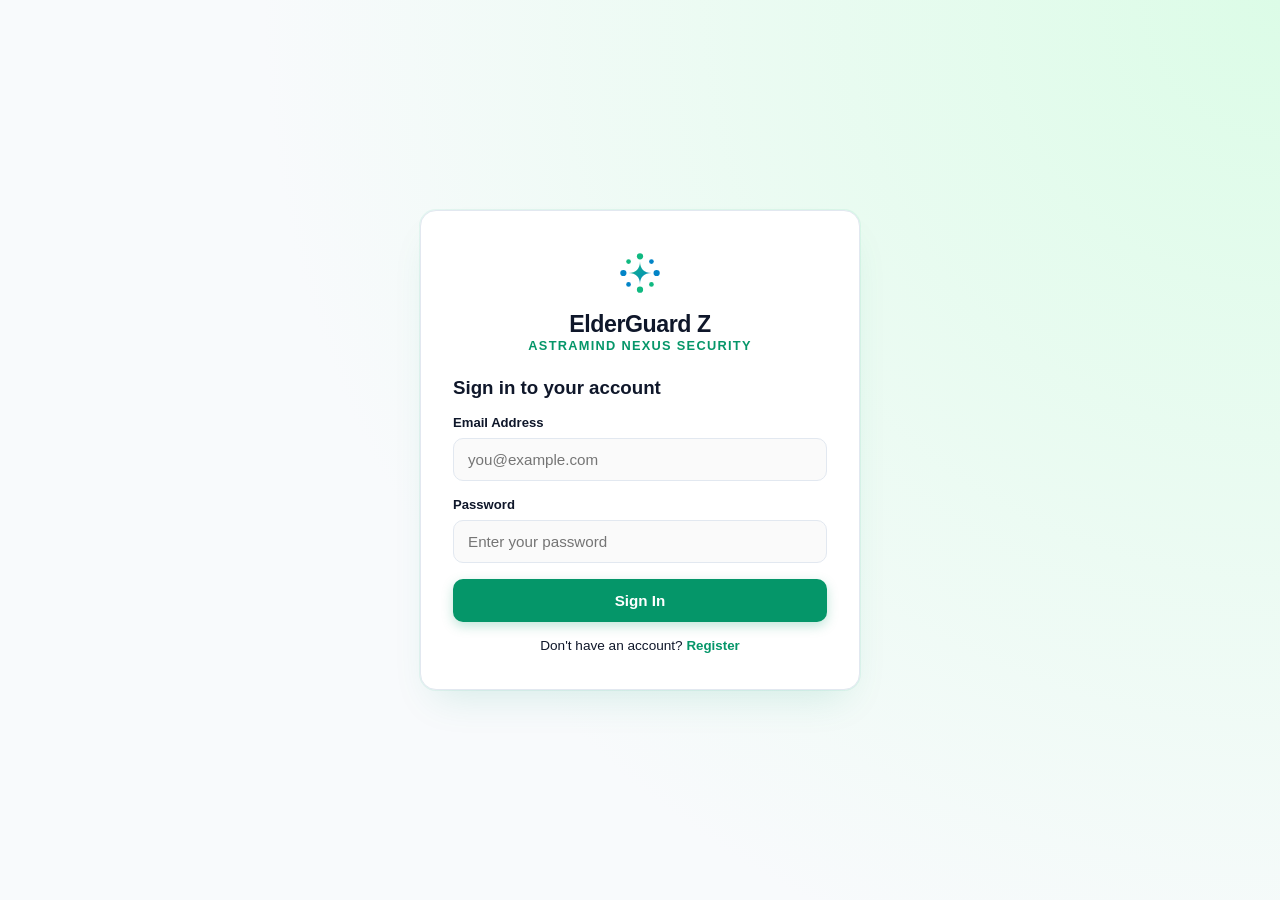
<file: frontend/index.html>
<!DOCTYPE html>
<html lang="en">
<head>
  <meta charset="UTF-8" />
  <meta name="viewport" content="width=device-width, initial-scale=1.0" />
  <title>ElderGuard Z — Banking Security Portal</title>

  <link rel="stylesheet" href="body.css">


  <style>
    :root {
      --bg-body: #f8fafc;
      --bg-sidebar: #ffffff;
      --bg-card: #ffffff;
      --border-color: #e2e8f0;
      --text-main: #0f172a;
      --text-muted: #64748b;
      --safe-green: #059669;
      --safe-green-light: #10b981;
      --safe-green-bg: #ecfdf5;
      --safe-green-border: #a7f3d0;
      --alert-red: #ef4444;
      --alert-red-bg: #fef2f2;
      --alert-yellow: #d97706;
      --alert-yellow-bg: #fffbeb;
      --accent-blue: #0284c7;
      --accent-blue-bg: #f0f9ff;
    }

    * {
      box-sizing: border-box;
      margin: 0;
      padding: 0;
      font-family: -apple-system, BlinkMacSystemFont, "Segoe UI", Roboto, Helvetica, Arial, sans-serif;
    }

    body {
      background-color: var(--bg-body);
      color: var(--text-main);
      min-height: 100vh;
      overflow-x: hidden;
    }

    /* -------------------------------------------------------------
       1. LOGIN / OTP OVERLAY
    -------------------------------------------------------------- */
    #auth-overlay {
      position: fixed;
      inset: 0;
      background: radial-gradient(circle at top right, #dcfce7, #f8fafc 65%);
      display: flex;
      align-items: center;
      justify-content: center;
      z-index: 99999;
      padding: 20px;
    }

    .auth-card {
      background: #ffffff;
      border: 1px solid var(--border-color);
      box-shadow: 0 20px 40px -15px rgba(5, 150, 105, 0.15), 0 0 0 1px rgba(16, 185, 129, 0.08);
      border-radius: 16px;
      width: 100%;
      max-width: 440px;
      padding: 36px 32px;
      text-align: center;
    }

    .auth-logo {
      width: 52px;
      height: 52px;
      margin: 0 auto 12px auto;
      display: block;
    }

    .auth-title {
      font-size: 1.45rem;
      font-weight: 800;
      color: var(--text-main);
      letter-spacing: -0.02em;
    }

    .auth-subtitle {
      font-size: 0.8rem;
      color: var(--safe-green);
      font-weight: 800;
      letter-spacing: 0.1em;
      margin-bottom: 24px;
      text-transform: uppercase;
    }

    .auth-step {
      display: none;
      text-align: left;
    }

    .auth-step.active {
      display: block;
    }

    /* Authentication visibility must not be overridden by body.css. */
    #auth-overlay .auth-step:not(.active) {
      display: none !important;
    }

    #auth-overlay .auth-step.active {
      display: block !important;
    }

    .input-label {
      display: block;
      font-size: 0.82rem;
      font-weight: 700;
      color: var(--text-main);
      margin-bottom: 8px;
    }

    .input-group {
      position: relative;
      margin-bottom: 16px;
    }

    .phone-prefix {
      position: absolute;
      left: 14px;
      top: 50%;
      transform: translateY(-50%);
      font-weight: 700;
      color: var(--text-muted);
      font-size: 0.95rem;
    }

    .styled-input {
      width: 100%;
      padding: 12px 14px 12px 52px;
      border: 1.5px solid var(--border-color);
      border-radius: 10px;
      font-size: 1.05rem;
      font-weight: 700;
      color: var(--text-main);
      background: #fafafa;
      letter-spacing: 0.05em;
      outline: none;
      transition: all 0.2s ease;
    }

    .styled-input:focus {
      border-color: var(--safe-green);
      box-shadow: 0 0 0 3px rgba(16, 185, 129, 0.15);
      background: #ffffff;
    }

    .otp-input-row {
      display: flex;
      justify-content: space-between;
      gap: 10px;
      margin-bottom: 18px;
    }

    .otp-digit {
      width: 58px;
      height: 56px;
      text-align: center;
      font-size: 1.5rem;
      font-weight: 800;
      border: 1.5px solid var(--border-color);
      border-radius: 10px;
      color: var(--text-main);
      background: #fafafa;
      outline: none;
      transition: all 0.2s ease;
    }

    .otp-digit:focus {
      border-color: var(--safe-green);
      box-shadow: 0 0 0 3px rgba(16, 185, 129, 0.15);
      background: #ffffff;
    }

    .btn-submit-auth {
      width: 100%;
      padding: 13px;
      background: var(--safe-green);
      color: #ffffff;
      border: none;
      border-radius: 10px;
      font-size: 0.95rem;
      font-weight: 700;
      cursor: pointer;
      transition: background 0.15s ease;
      box-shadow: 0 4px 12px rgba(5, 150, 105, 0.25);
    }

    .btn-submit-auth:hover {
      background: #047857;
    }

    .demo-otp-banner {
      background: var(--safe-green-bg);
      border: 1px dashed var(--safe-green-border);
      border-radius: 8px;
      padding: 10px;
      font-size: 0.8rem;
      color: #065f46;
      margin-bottom: 16px;
      text-align: center;
      line-height: 1.45;
    }

    .auth-error {
      color: var(--alert-red);
      font-size: 0.78rem;
      font-weight: 700;
      margin-top: 8px;
      display: none;
    }



    .auth-step {
      width: 100%;
    }

    .auth-step .styled-input {
      font-weight: 500;
      letter-spacing: normal;
      font-size: 0.95rem;
    }

    .auth-step .phone-prefix + .styled-input {
      padding-left: 52px !important;
    }

    .auth-step button:focus-visible {
      outline: 3px solid rgba(5, 150, 105, 0.35);
      outline-offset: 3px;
    }

    .auth-error:not(:empty) {
      display: block;
      margin-bottom: 12px;
    }

    /* -------------------------------------------------------------
       2. DASHBOARD APP LAYOUT
    -------------------------------------------------------------- */
    .app-container {
      display: none;
      min-height: 100vh;
    }

    .app-container.unlocked {
      display: flex;
    }

    /* Sidebar */
    .sidebar {
      width: 270px;
      background-color: var(--bg-sidebar);
      border-right: 1px solid var(--border-color);
      display: flex;
      flex-direction: column;
      flex-shrink: 0;
      padding: 22px 16px;
    }

    .brand-header {
      display: flex;
      align-items: center;
      gap: 12px;
      margin-bottom: 26px;
      padding-left: 6px;
    }

    .brand-logo {
      width: 38px;
      height: 38px;
      flex-shrink: 0;
    }

    .brand-meta h2 {
      font-size: 1.05rem;
      font-weight: 800;
      color: var(--text-main);
      line-height: 1.15;
    }

    .brand-meta span {
      font-size: 0.72rem;
      font-weight: 800;
      color: var(--safe-green);
      letter-spacing: 0.08em;
    }

    .nav-group-title {
      font-size: 0.68rem;
      text-transform: uppercase;
      letter-spacing: 0.1em;
      color: var(--text-muted);
      font-weight: 800;
      margin: 0 0 10px 8px;
    }

    .sidebar-menu {
      display: flex;
      flex-direction: column;
      gap: 4px;
      flex: 1;
    }

    .menu-item {
      display: flex;
      align-items: center;
      gap: 12px;
      padding: 10px 12px;
      border-radius: 8px;
      background: transparent;
      border: 1px solid transparent;
      color: var(--text-muted);
      font-size: 0.88rem;
      font-weight: 600;
      cursor: pointer;
      text-align: left;
      width: 100%;
      transition: all 0.15s ease;
    }

    .menu-item:hover {
      background: var(--safe-green-bg);
      color: var(--safe-green);
    }

    .menu-item.active {
      background: var(--safe-green-bg);
      border-color: var(--safe-green-border);
      color: var(--safe-green);
      font-weight: 800;
    }

    .menu-item svg {
      width: 18px;
      height: 18px;
      opacity: 0.85;
      flex-shrink: 0;
    }

    .menu-badge {
      margin-left: auto;
      background: var(--alert-red-bg);
      color: var(--alert-red);
      border: 1px solid #fecaca;
      font-size: 0.72rem;
      font-weight: 800;
      padding: 1px 7px;
      border-radius: 999px;
    }

    .sidebar-footer-card {
      background: var(--safe-green-bg);
      border: 1px solid var(--safe-green-border);
      border-radius: 12px;
      padding: 14px;
      margin-top: 20px;
    }

    .proto-icon {
      width: 24px;
      height: 24px;
      background: #ffffff;
      border: 1px solid var(--safe-green-border);
      border-radius: 6px;
      display: flex;
      align-items: center;
      justify-content: center;
      margin-bottom: 8px;
      color: var(--safe-green);
      font-size: 0.85rem;
      font-weight: 800;
    }

    .proto-title {
      font-size: 0.84rem;
      font-weight: 800;
      color: var(--text-main);
      margin-bottom: 3px;
    }

    .proto-desc {
      font-size: 0.72rem;
      color: var(--text-muted);
      line-height: 1.35;
      margin-bottom: 10px;
    }

    .proto-status {
      display: flex;
      align-items: center;
      gap: 6px;
      font-size: 0.72rem;
      color: var(--safe-green);
      font-weight: 800;
    }

    .dot-green {
      width: 7px;
      height: 7px;
      background: var(--safe-green-light);
      border-radius: 50%;
      box-shadow: 0 0 6px var(--safe-green-light);
    }

    /* Main Viewport */
    .main-viewport {
      flex: 1;
      display: flex;
      flex-direction: column;
      min-width: 0;
      background: var(--bg-body);
    }

    .top-navbar {
      height: 64px;
      background: #ffffff;
      border-bottom: 1px solid var(--border-color);
      display: flex;
      align-items: center;
      justify-content: space-between;
      padding: 0 36px;
    }

    .breadcrumbs {
      font-size: 0.8rem;
      font-weight: 700;
      color: var(--text-muted);
      letter-spacing: 0.04em;
    }

    .breadcrumbs span {
      color: var(--safe-green);
    }

    .top-actions {
      display: flex;
      align-items: center;
      gap: 12px;
    }

    .demo-mode-pill {
      background: var(--safe-green-bg);
      border: 1px solid var(--safe-green-border);
      color: var(--safe-green);
      font-size: 0.72rem;
      font-weight: 800;
      letter-spacing: 0.04em;
      padding: 6px 14px;
      border-radius: 6px;
    }

    .user-avatar {
      width: 34px;
      height: 34px;
      background: var(--safe-green);
      border-radius: 8px;
      display: flex;
      align-items: center;
      justify-content: center;
      font-size: 0.75rem;
      font-weight: 800;
      color: #ffffff;
    }

    .content-body {
      flex: 1;
      padding: 32px 36px;
      overflow-y: auto;
    }

    .tab-section {
      display: none;
    }
    .tab-section.active {
      display: block;
    }

    .section-eyebrow {
      font-size: 0.72rem;
      text-transform: uppercase;
      font-weight: 800;
      letter-spacing: 0.1em;
      color: var(--safe-green);
      margin-bottom: 4px;
    }

    .header-row {
      display: flex;
      justify-content: space-between;
      align-items: flex-start;
      margin-bottom: 24px;
    }

    .header-row h1 {
      font-size: 1.85rem;
      font-weight: 800;
      color: var(--text-main);
      letter-spacing: -0.02em;
    }

    .header-row p {
      font-size: 0.9rem;
      color: var(--text-muted);
      margin-top: 4px;
    }

    .demo-env-badge {
      background: #ffffff;
      border: 1px solid var(--border-color);
      font-size: 0.72rem;
      font-weight: 800;
      color: var(--text-muted);
      padding: 6px 14px;
      border-radius: 6px;
    }

    /* Summary Stats */
    .stats-row {
      display: grid;
      grid-template-columns: repeat(3, 1fr);
      gap: 18px;
      margin-bottom: 24px;
    }

    .stat-card {
      background: var(--bg-card);
      border: 1px solid var(--border-color);
      border-radius: 14px;
      padding: 22px;
      position: relative;
      box-shadow: 0 2px 4px rgba(0,0,0,0.02);
    }

    .stat-title {
      font-size: 0.85rem;
      font-weight: 700;
      color: var(--text-muted);
    }

    .stat-badge-icon {
      position: absolute;
      top: 20px;
      right: 20px;
      width: 30px;
      height: 30px;
      border-radius: 8px;
      display: flex;
      align-items: center;
      justify-content: center;
      font-size: 0.85rem;
      font-weight: 800;
    }

    .icon-blue { background: var(--accent-blue-bg); color: var(--accent-blue); }
    .icon-orange { background: var(--alert-yellow-bg); color: var(--alert-yellow); }
    .icon-purple { background: #faf5ff; color: #9333ea; }

    .stat-number {
      font-size: 2.3rem;
      font-weight: 800;
      color: var(--text-main);
      margin: 14px 0 8px 0;
      line-height: 1;
    }

    .stat-footnote {
      font-size: 0.76rem;
      color: var(--text-muted);
      display: flex;
      align-items: center;
      gap: 6px;
      font-weight: 600;
    }

    .dot-sm {
      width: 6px;
      height: 6px;
      border-radius: 50%;
    }

    /* Middle Grid: Table + Alerts */
    .middle-grid {
      display: grid;
      grid-template-columns: 1.45fr 1fr;
      gap: 18px;
      margin-bottom: 24px;
    }

    .panel-box {
      background: var(--bg-card);
      border: 1px solid var(--border-color);
      border-radius: 14px;
      padding: 22px;
      box-shadow: 0 2px 4px rgba(0,0,0,0.02);
    }

    .panel-head {
      display: flex;
      justify-content: space-between;
      align-items: flex-start;
      margin-bottom: 18px;
    }

    .panel-head h3 {
      font-size: 1.05rem;
      font-weight: 800;
      color: var(--text-main);
    }

    .panel-head p {
      font-size: 0.8rem;
      color: var(--text-muted);
      margin-top: 2px;
    }

    .link-action {
      font-size: 0.8rem;
      color: var(--safe-green);
      font-weight: 800;
      text-decoration: none;
      cursor: pointer;
    }

    .data-table {
      width: 100%;
      border-collapse: collapse;
    }

    .data-table th {
      text-align: left;
      font-size: 0.7rem;
      font-weight: 800;
      text-transform: uppercase;
      letter-spacing: 0.08em;
      color: var(--text-muted);
      padding-bottom: 12px;
      border-bottom: 1.5px solid var(--border-color);
    }

    .data-table td {
      padding: 14px 0;
      font-size: 0.85rem;
      border-bottom: 1px solid var(--border-color);
      color: var(--text-main);
    }

    .data-table tr:last-child td {
      border-bottom: none;
    }

    .pill-tag {
      display: inline-block;
      padding: 3px 9px;
      border-radius: 6px;
      font-size: 0.74rem;
      font-weight: 800;
    }

    .pill-tag.low { background: var(--safe-green-bg); color: var(--safe-green); }
    .pill-tag.high { background: var(--alert-red-bg); color: var(--alert-red); }
    .pill-tag.medium { background: var(--alert-yellow-bg); color: var(--alert-yellow); }

    .status-text-app {
      background: var(--safe-green-bg);
      color: var(--safe-green);
      padding: 3px 9px;
      border-radius: 6px;
      font-size: 0.74rem;
      font-weight: 800;
    }

    .status-text-hold {
      background: var(--alert-yellow-bg);
      color: var(--alert-yellow);
      padding: 3px 9px;
      border-radius: 6px;
      font-size: 0.74rem;
      font-weight: 800;
    }

    .status-text-rev {
      background: var(--alert-red-bg);
      color: var(--alert-red);
      padding: 3px 9px;
      border-radius: 6px;
      font-size: 0.74rem;
      font-weight: 800;
    }

    .alerts-list {
      display: flex;
      flex-direction: column;
      gap: 12px;
    }

    .alert-card-item {
      background: #ffffff;
      border: 1px solid var(--border-color);
      border-radius: 10px;
      padding: 14px;
      display: flex;
      gap: 12px;
      align-items: flex-start;
      transition: all 0.15s ease;
    }

    .alert-card-item:hover {
      border-color: var(--safe-green-border);
    }

    .alert-icon-sq {
      width: 28px;
      height: 28px;
      border-radius: 6px;
      display: flex;
      align-items: center;
      justify-content: center;
      font-size: 0.8rem;
      font-weight: 800;
      flex-shrink: 0;
    }

    .sq-red { background: var(--alert-red-bg); color: var(--alert-red); }
    .sq-yellow { background: var(--alert-yellow-bg); color: var(--alert-yellow); }

    .alert-content {
      flex: 1;
    }

    .alert-line-1 {
      display: flex;
      justify-content: space-between;
      align-items: center;
      margin-bottom: 3px;
    }

    .alert-title-text {
      font-size: 0.84rem;
      font-weight: 800;
      color: var(--text-main);
    }

    .alert-amount-text {
      font-size: 0.84rem;
      font-weight: 800;
      color: var(--text-main);
    }

    .alert-subtext {
      font-size: 0.75rem;
      color: var(--text-muted);
      line-height: 1.4;
    }

    .quick-action-bar {
      background: #ffffff;
      border: 1px solid var(--safe-green-border);
      border-radius: 14px;
      padding: 20px 26px;
      display: flex;
      justify-content: space-between;
      align-items: center;
      box-shadow: 0 4px 12px rgba(5, 150, 105, 0.05);
    }

    .quick-title {
      font-size: 1rem;
      font-weight: 800;
      color: var(--text-main);
    }

    .quick-desc {
      font-size: 0.82rem;
      color: var(--text-muted);
      margin-top: 2px;
    }

    .btn-assess {
      background: var(--safe-green);
      color: #ffffff;
      border: none;
      border-radius: 8px;
      padding: 11px 20px;
      font-size: 0.88rem;
      font-weight: 800;
      display: flex;
      align-items: center;
      gap: 6px;
      cursor: pointer;
      transition: background 0.15s ease;
      box-shadow: 0 2px 8px rgba(5, 150, 105, 0.2);
    }

    .btn-assess:hover {
      background: #047857;
    }

    /* Simulator Styles */
    .sim-grid {
      display: grid;
      grid-template-columns: 1.1fr 1fr;
      gap: 20px;
    }

    .scenario-picker-box {
      display: flex;
      flex-direction: column;
      gap: 12px;
      margin-bottom: 22px;
    }

    .scenario-label {
      background: #ffffff;
      border: 1.5px solid var(--border-color);
      border-radius: 12px;
      padding: 16px;
      display: flex;
      gap: 12px;
      align-items: center;
      cursor: pointer;
      transition: all 0.15s ease;
    }

    .scenario-label.active {
      border-color: var(--safe-green);
      background: var(--safe-green-bg);
    }

    .scenario-label input {
      accent-color: var(--safe-green);
      width: 17px;
      height: 17px;
    }

    .scenario-name {
      font-size: 0.95rem;
      font-weight: 800;
      color: var(--text-main);
    }

    .scenario-sub {
      font-size: 0.78rem;
      color: var(--text-muted);
    }

    .eval-row-grid {
      display: grid;
      grid-template-columns: 1fr 1fr;
      gap: 14px;
      margin-bottom: 22px;
    }

    .eval-spec {
      background: var(--bg-body);
      border: 1px solid var(--border-color);
      padding: 14px;
      border-radius: 10px;
    }

    .eval-spec .lbl {
      font-size: 0.72rem;
      text-transform: uppercase;
      letter-spacing: 0.05em;
      color: var(--text-muted);
      font-weight: 800;
    }

    .eval-spec .val {
      font-size: 1.15rem;
      font-weight: 800;
      color: var(--text-main);
      margin-top: 4px;
    }

    .decision-callout {
      border-radius: 12px;
      padding: 24px;
      text-align: center;
    }

    .decision-callout.approve {
      background: var(--safe-green-bg);
      border: 1.5px solid var(--safe-green-border);
    }
    .decision-callout.approve .dec-status { color: var(--safe-green); }

    .decision-callout.challenge {
      background: var(--alert-yellow-bg);
      border: 1.5px solid #fde68a;
    }
    .decision-callout.challenge .dec-status { color: var(--alert-yellow); }

    .decision-callout.block {
      background: var(--alert-red-bg);
      border: 1.5px solid #fecaca;
    }
    .decision-callout.block .dec-status { color: var(--alert-red); }

    .dec-title {
      font-size: 0.74rem;
      text-transform: uppercase;
      letter-spacing: 0.08em;
      color: var(--text-muted);
      font-weight: 800;
    }

    .dec-status {
      font-size: 1.7rem;
      font-weight: 800;
      margin: 8px 0;
    }

    .dec-reason {
      font-size: 0.88rem;
      color: var(--text-main);
      font-weight: 600;
    }

    /* Common Card Grid & Setting Row Styles */
    .grid-2 {
      display: grid;
      grid-template-columns: 1fr 1fr;
      gap: 20px;
      margin-bottom: 24px;
    }

    .setting-row {
      display: flex;
      justify-content: space-between;
      align-items: center;
      padding: 16px 0;
      border-bottom: 1px solid var(--border-color);
    }

    .setting-row:last-child {
      border-bottom: none;
    }

    .setting-info h4 {
      font-size: 0.92rem;
      font-weight: 700;
      color: var(--text-main);
      margin-bottom: 3px;
    }

    .setting-info p {
      font-size: 0.78rem;
      color: var(--text-muted);
    }

    .toggle-switch {
      position: relative;
      width: 44px;
      height: 24px;
    }

    .toggle-switch input {
      opacity: 0;
      width: 0;
      height: 0;
    }

    .slider {
      position: absolute;
      cursor: pointer;
      inset: 0;
      background-color: #cbd5e1;
      transition: .3s;
      border-radius: 24px;
    }

    .slider:before {
      position: absolute;
      content: "";
      height: 18px;
      width: 18px;
      left: 3px;
      bottom: 3px;
      background-color: white;
      transition: .3s;
      border-radius: 50%;
    }

    input:checked + .slider {
      background-color: var(--safe-green);
    }

    input:checked + .slider:before {
      transform: translateX(20px);
    }

    .range-input {
      accent-color: var(--safe-green);
      cursor: pointer;
      width: 130px;
    }

    .btn-outline {
      padding: 7px 14px;
      border-radius: 6px;
      border: 1px solid var(--border-color);
      background: #ffffff;
      color: var(--text-main);
      font-size: 0.78rem;
      font-weight: 700;
      cursor: pointer;
      transition: all 0.15s ease;
    }

    .btn-outline:hover {
      border-color: var(--safe-green);
      color: var(--safe-green);
    }

    .btn-danger-outline {
      border-color: #fca5a5;
      color: var(--alert-red);
    }

    .btn-danger-outline:hover {
      background: var(--alert-red-bg);
    }

    .app-footer {
      border-top: 1px solid var(--border-color);
      padding: 14px 36px;
      display: flex;
      justify-content: space-between;
      align-items: center;
      font-size: 0.76rem;
      color: var(--text-muted);
      background: #ffffff;
    }

    .footer-api {
      display: flex;
      align-items: center;
      gap: 6px;
      font-weight: 700;
      color: var(--safe-green);
    }

    /* Floating Toast Alerts */
    .toast-notice {
      position: fixed;
      bottom: 24px;
      right: 24px;
      background: #0f172a;
      color: #ffffff;
      padding: 12px 20px;
      border-radius: 8px;
      font-size: 0.85rem;
      font-weight: 600;
      box-shadow: 0 10px 25px rgba(0,0,0,0.2);
      display: flex;
      align-items: center;
      gap: 8px;
      z-index: 100000;
      opacity: 0;
      transform: translateY(15px);
      transition: all 0.2s ease-in-out;
      pointer-events: none;
    }

    .toast-notice.show {
      opacity: 1;
      transform: translateY(0);
    }
  </style>
</head>
<body>

  <!-- ==========================================
       1. LOGIN / REGISTRATION OVERLAY SCREEN
  =========================================== -->
  <div id="auth-overlay">
    <div class="auth-card">
      <svg class="auth-logo" viewBox="0 0 100 100" fill="none" xmlns="http://www.w3.org/2000/svg">
        <circle cx="50" cy="18" r="6" fill="#10b981"/>
        <circle cx="82" cy="50" r="6" fill="#0284c7"/>
        <circle cx="50" cy="82" r="6" fill="#10b981"/>
        <circle cx="18" cy="50" r="6" fill="#0284c7"/>
        <circle cx="28" cy="28" r="4.5" fill="#10b981"/>
        <circle cx="72" cy="28" r="4.5" fill="#0284c7"/>
        <circle cx="72" cy="72" r="4.5" fill="#10b981"/>
        <circle cx="28" cy="72" r="4.5" fill="#0284c7"/>
        <path d="M50 28 C50 42 58 50 72 50 C58 50 50 58 50 72 C50 58 42 50 28 50 C42 50 50 42 50 28 Z" fill="url(#authGrad)" />
        <defs>
          <linearGradient id="authGrad" x1="28" y1="28" x2="72" y2="72" gradientUnits="userSpaceOnUse">
            <stop stop-color="#10b981"/>
            <stop offset="1" stop-color="#0284c7"/>
          </linearGradient>
        </defs>
      </svg>

      <h1 class="auth-title">ElderGuard Z</h1>
      <div class="auth-subtitle">ASTRAMIND NEXUS SECURITY</div>

      
      <!-- LOGIN: shown first -->
      <form class="auth-step active" id="step-phone" autocomplete="on" novalidate>
        <h3 style="margin-bottom: 16px;">Sign in to your account</h3>

        <label class="input-label" for="loginEmail">Email Address</label>
        <div class="input-group">
          <input
            type="email"
            id="loginEmail"
            class="styled-input"
            placeholder="you@example.com"
            autocomplete="username"
            required
            style="padding-left: 14px; letter-spacing: normal;"
          />
        </div>

        <label class="input-label" for="loginPassword">Password</label>
        <div class="input-group">
          <input
            type="password"
            id="loginPassword"
            class="styled-input"
            placeholder="Enter your password"
            autocomplete="current-password"
            required
            style="padding-left: 14px; letter-spacing: normal;"
          />
        </div>

        <p class="auth-error" id="loginError" role="alert"></p>
        <p id="loginMessage" role="status" style="font-size:0.82rem; margin:0 0 12px;"></p>
        <button type="button" class="btn-submit-auth" id="btnLogin">Sign In</button>

        <p style="text-align:center; margin-top:16px; font-size:0.85rem;">
          Don't have an account?
          <button type="button" id="showRegister"
            style="border:0; background:none; color:#059669; font-weight:700; cursor:pointer;">
            Register
          </button>
        </p>
      </form>

      <!-- REGISTRATION -->
      <form class="auth-step" id="step-register" autocomplete="on" novalidate>
        <h3 style="margin-bottom: 16px;">Create Your Account</h3>

        <label class="input-label" for="registerName">Full Name</label>
        <div class="input-group">
          <input type="text" id="registerName" class="styled-input"
            placeholder="Enter your full name" autocomplete="name" required
            style="padding-left:14px; letter-spacing:normal;" />
        </div>

        <label class="input-label" for="registerPhone">Mobile Number</label>
        <div class="input-group">
          <span class="phone-prefix">+91</span>
          <input type="tel" id="registerPhone" class="styled-input"
            placeholder="98765 43210" maxlength="10" inputmode="numeric"
            autocomplete="tel-national" pattern="[6-9][0-9]{9}" required
            style="padding-left:52px; letter-spacing:normal;" />
        </div>

        <label class="input-label" for="registerEmail">Email Address</label>
        <div class="input-group">
          <input type="email" id="registerEmail" class="styled-input"
            placeholder="you@example.com" autocomplete="email" required
            style="padding-left:14px; letter-spacing:normal;" />
        </div>

        <label class="input-label" for="registerPassword">Password</label>
        <div class="input-group">
          <input type="password" id="registerPassword" class="styled-input"
            placeholder="At least 8 characters" autocomplete="new-password"
            minlength="8" required
            style="padding-left:14px; letter-spacing:normal;" />
        </div>

        <label class="input-label" for="confirmPassword">Confirm Password</label>
        <div class="input-group">
          <input type="password" id="confirmPassword" class="styled-input"
            placeholder="Re-enter your password" autocomplete="new-password"
            minlength="8" required
            style="padding-left:14px; letter-spacing:normal;" />
        </div>

        <p class="auth-error" id="registerError" role="alert"></p>
        <p id="registerMessage" role="status"
          style="font-size:0.82rem; margin:0 0 12px;"></p>

        <button type="button" class="btn-submit-auth" id="btnRegister">Create Account</button>

        <p style="text-align:center; margin-top:16px; font-size:0.85rem;">
          Already registered?
          <button type="button" id="showLogin"
            style="border:0; background:none; color:#059669; font-weight:700; cursor:pointer;">
            Sign in
          </button>
        </p>
      </form>
    </div>
  </div>

  <!-- ==========================================
       2. MAIN APPLICATION (10 Dedicated Views)
  =========================================== -->
  <div class="app-container" id="appRoot">
    
    <!-- Sidebar Navigation -->
    <aside class="sidebar">
      <div class="brand-header">
        <svg class="brand-logo" viewBox="0 0 100 100" fill="none" xmlns="http://www.w3.org/2000/svg">
          <circle cx="50" cy="18" r="6" fill="#10b981"/>
          <circle cx="82" cy="50" r="6" fill="#0284c7"/>
          <circle cx="50" cy="82" r="6" fill="#10b981"/>
          <circle cx="18" cy="50" r="6" fill="#0284c7"/>
          <circle cx="28" cy="28" r="4.5" fill="#10b981"/>
          <circle cx="72" cy="28" r="4.5" fill="#0284c7"/>
          <circle cx="72" cy="72" r="4.5" fill="#10b981"/>
          <circle cx="28" cy="72" r="4.5" fill="#0284c7"/>
          <path d="M50 28 C50 42 58 50 72 50 C58 50 50 58 50 72 C50 58 42 50 28 50 C42 50 50 42 50 28 Z" fill="url(#sideGrad)" />
          <defs>
            <linearGradient id="sideGrad" x1="28" y1="28" x2="72" y2="72" gradientUnits="userSpaceOnUse">
              <stop stop-color="#10b981"/>
              <stop offset="1" stop-color="#0284c7"/>
            </linearGradient>
          </defs>
        </svg>
        <div class="brand-meta">
          <h2>ElderGuard Z</h2>
          <span>ASTRAMIND NEXUS</span>
        </div>
      </div>

      <div class="nav-group-title">WORKSPACE</div>
      <nav class="sidebar-menu">
        <button class="menu-item active" data-tab="dashboard">
          <svg viewBox="0 0 24 24" fill="none" stroke="currentColor" stroke-width="2"><rect x="3" y="3" width="7" height="7"/><rect x="14" y="3" width="7" height="7"/><rect x="14" y="14" width="7" height="7"/><rect x="3" y="14" width="7" height="7"/></svg>
          Dashboard
        </button>

        <button class="menu-item" data-tab="live-monitoring">
          <svg viewBox="0 0 24 24" fill="none" stroke="currentColor" stroke-width="2"><circle cx="12" cy="12" r="8"/><circle cx="12" cy="12" r="2"/></svg>
          Live Monitoring
        </button>

        <button class="menu-item" data-tab="transactions">
          <svg viewBox="0 0 24 24" fill="none" stroke="currentColor" stroke-width="2"><path d="M7 16V4M7 4L3 8M7 4L11 8M17 8V20M17 20L21 16M17 20L13 16"/></svg>
          Transactions
        </button>

        <button class="menu-item" data-tab="new-transaction">
          <svg viewBox="0 0 24 24" fill="none" stroke="currentColor" stroke-width="2"><circle cx="11" cy="11" r="8"/><path d="M21 21l-4.35-4.35"/></svg>
          New Transaction
        </button>

        <button class="menu-item" data-tab="review-queue">
          <svg viewBox="0 0 24 24" fill="none" stroke="currentColor" stroke-width="2"><line x1="8" y1="6" x2="21" y2="6"/><line x1="8" y1="12" x2="21" y2="12"/><line x1="8" y1="18" x2="21" y2="18"/><line x1="3" y1="6" x2="3.01" y2="6"/><line x1="3" y1="12" x2="3.01" y2="12"/><line x1="3" y1="18" x2="3.01" y2="18"/></svg>
          Review Queue
        </button>

        <button class="menu-item" data-tab="security-alerts">
          <svg viewBox="0 0 24 24" fill="none" stroke="currentColor" stroke-width="2"><path d="M18 8A6 6 0 0 0 6 8c0 7-3 9-3 9h18s-3-2-3-9"/><path d="M13.73 21a2 2 0 0 1-3.46 0"/></svg>
          Security Alerts
          <span class="menu-badge">2</span>
        </button>

        <button class="menu-item" data-tab="customers">
          <svg viewBox="0 0 24 24" fill="none" stroke="currentColor" stroke-width="2"><path d="M20 21v-2a4 4 0 0 0-4-4H8a4 4 0 0 0-4 4v2"/><circle cx="12" cy="7" r="4"/></svg>
          Customers
        </button>

        <button class="menu-item" data-tab="analytics">
          <svg viewBox="0 0 24 24" fill="none" stroke="currentColor" stroke-width="2"><line x1="18" y1="20" x2="18" y2="10"/><line x1="12" y1="20" x2="12" y2="4"/><line x1="6" y1="20" x2="6" y2="14"/></svg>
          Analytics
        </button>

        <button class="menu-item" data-tab="audit-logs">
          <svg viewBox="0 0 24 24" fill="none" stroke="currentColor" stroke-width="2"><line x1="4" y1="6" x2="20" y2="6"/><line x1="4" y1="12" x2="20" y2="12"/><line x1="4" y1="18" x2="14" y2="18"/></svg>
          Audit Logs
        </button>

        <button class="menu-item" data-tab="settings">
          <svg viewBox="0 0 24 24" fill="none" stroke="currentColor" stroke-width="2"><circle cx="12" cy="12" r="3"/><path d="M19.4 15a1.65 1.65 0 0 0 .33 1.82l.06.06a2 2 0 0 1 0 2.83 2 2 0 0 1-2.83 0l-.06-.06a1.65 1.65 0 0 0-1.82-.33 1.65 1.65 0 0 0-1 1.51V21a2 2 0 0 1-2 2 2 2 0 0 1-2-2v-.09A1.65 1.65 0 0 0 9 19.4a1.65 1.65 0 0 0-1.82.33l-.06.06a2 2 0 0 1-2.83 0 2 2 0 0 1 0-2.83l.06-.06a1.65 1.65 0 0 0 .33-1.82 1.65 1.65 0 0 0-1.51-1H3a2 2 0 0 1-2-2 2 2 0 0 1 2-2h.09A1.65 1.65 0 0 0 4.6 9a1.65 1.65 0 0 0-.33-1.82l-.06-.06a2 2 0 0 1 0-2.83 2 2 0 0 1 2.83 0l.06.06a1.65 1.65 0 0 0 1.82.33H9a1.65 1.65 0 0 0 1-1.51V3a2 2 0 0 1 2-2 2 2 0 0 1 2 2v.09a1.65 1.65 0 0 0 1 1.51 1.65 1.65 0 0 0 1.82-.33l.06-.06a2 2 0 0 1 2.83 0 2 2 0 0 1 0 2.83l-.06.06a1.65 1.65 0 0 0-.33 1.82V9a1.65 1.65 0 0 0 1.51 1H21a2 2 0 0 1 2 2 2 2 0 0 1-2 2h-.09a1.65 1.65 0 0 0-1.51 1z"/></svg>
          Settings
        </button>
      </nav>

      <div class="sidebar-footer-card">
        <div class="proto-icon">✓</div>
        <div class="proto-title">Safe Banking Mode</div>
        <div class="proto-desc">Authenticated demo session. Review flagged transactions before taking action.</div>
        <div class="proto-status">
          <span class="dot-green"></span>
          Live Security Feed
        </div>
      </div>
    </aside>

    <!-- Main Viewport -->
    <main class="main-viewport">
      <header class="top-navbar">
        <div class="breadcrumbs">SECURITY MONITORING &nbsp;/&nbsp; <span id="topBreadcrumb">Dashboard</span></div>
        <div class="top-actions">
          <span class="demo-mode-pill">DEMO ENVIRONMENT</span>
          <div class="user-avatar" id="avatarInitials">EG</div>
        </div>
      </header>

      <!-- ================= 01: DASHBOARD ================= -->
      <div class="content-body tab-section active" id="view-dashboard">
        <div class="section-eyebrow">OVERVIEW</div>
        <div class="header-row">
          <div>
            <h1>Security Control Center</h1>
            <p>Monitor transactions and review potential elder financial exploitation risks.</p>
          </div>
          <span class="demo-env-badge">SAFE SYSTEM ONLINE</span>
        </div>

        <div class="stats-row">
          <div class="stat-card">
            <span class="stat-title">Total Transactions</span>
            <div class="stat-badge-icon icon-blue">↗</div>
            <div class="stat-number">3</div>
            <div class="stat-footnote">
              <span class="dot-sm" style="background: var(--accent-blue);"></span>
              Records in this demo
            </div>
          </div>

          <div class="stat-card">
            <span class="stat-title">Flagged Transactions</span>
            <div class="stat-badge-icon icon-orange">!</div>
            <div class="stat-number" style="color: var(--alert-yellow);">2</div>
            <div class="stat-footnote">
              <span class="dot-sm" style="background: var(--alert-yellow);"></span>
              Require further review
            </div>
          </div>

          <div class="stat-card">
            <span class="stat-title">Transactions On Hold</span>
            <div class="stat-badge-icon icon-purple">II</div>
            <div class="stat-number" style="color: #9333ea;">1</div>
            <div class="stat-footnote">
              <span class="dot-sm" style="background: #9333ea;"></span>
              Marked on hold in demo
            </div>
          </div>
        </div>

        <div class="middle-grid">
          <div class="panel-box">
            <div class="panel-head">
              <div>
                <h3>Recent Transactions</h3>
                <p>Review the latest evaluated transfers.</p>
              </div>
              <a class="link-action" onclick="switchTab('transactions', 'Transactions')">View all →</a>
            </div>

            <table class="data-table">
              <thead>
                <tr>
                  <th>TRANSACTION</th>
                  <th>CUSTOMER</th>
                  <th>AMOUNT</th>
                  <th>RISK</th>
                  <th>STATUS</th>
                </tr>
              </thead>
              <tbody>
                <tr>
                  <td style="font-weight: 700;">TX-101</td>
                  <td>CUST-104</td>
                  <td style="font-weight: 700;">₹1,850.00</td>
                  <td><span class="pill-tag low">Low</span></td>
                  <td><span class="status-text-app">Approved (Demo)</span></td>
                </tr>
                <tr>
                  <td style="font-weight: 700;">TX-102</td>
                  <td>CUST-208</td>
                  <td style="font-weight: 700;">₹48,500.00</td>
                  <td><span class="pill-tag high">High</span></td>
                  <td><span class="status-text-hold">On Hold</span></td>
                </tr>
                <tr>
                  <td style="font-weight: 700;">TX-103</td>
                  <td>CUST-117</td>
                  <td style="font-weight: 700;">₹12,600.00</td>
                  <td><span class="pill-tag medium">Medium</span></td>
                  <td><span class="status-text-rev">Review</span></td>
                </tr>
              </tbody>
            </table>
          </div>

          <div class="panel-box">
            <div class="panel-head">
              <div>
                <h3>Security Alerts</h3>
                <p>Items needing immediate verification.</p>
              </div>
              <span class="link-action" onclick="switchTab('security-alerts', 'Security Alerts')">→</span>
            </div>

            <div class="alerts-list">
              <div class="alert-card-item">
                <div class="alert-icon-sq sq-red">!</div>
                <div class="alert-content">
                  <div class="alert-line-1">
                    <span class="alert-title-text">High risk • TX-102</span>
                    <span class="alert-amount-text">₹48,500.00</span>
                  </div>
                  <div class="alert-subtext">Large sample amount to an unfamiliar recipient. Review suggested.</div>
                </div>
              </div>

              <div class="alert-card-item">
                <div class="alert-icon-sq sq-yellow">△</div>
                <div class="alert-content">
                  <div class="alert-line-1">
                    <span class="alert-title-text">Medium risk • TX-103</span>
                    <span class="alert-amount-text">₹12,600.00</span>
                  </div>
                  <div class="alert-subtext">Sample transaction flagged for a manual review.</div>
                </div>
              </div>
            </div>
          </div>
        </div>

        <div class="quick-action-bar">
          <div>
            <div class="quick-title">Quick action</div>
            <div class="quick-desc">Preview how a new transaction is evaluated by the fraud detection pipeline.</div>
          </div>
          <button class="btn-assess" onclick="switchTab('new-transaction', 'New Transaction')">+ Assess a transaction</button>
        </div>
      </div>

      <!-- ================= 02: LIVE MONITORING ================= -->
      <div class="content-body tab-section" id="view-live-monitoring">
        <div class="section-eyebrow">REAL-TIME INFERENCE</div>
        <div class="header-row">
          <div>
            <h1>Live Transaction Monitoring</h1>
            <p>Real-time stream of incoming elder account transactions evaluated by the model.</p>
          </div>
          <span class="demo-env-badge" style="display: flex; align-items: center; gap: 6px;">
            <span class="dot-green"></span> DEMO STREAM • SAMPLE DATA
          </span>
        </div>

        <div class="panel-box" style="margin-bottom: 24px;">
          <table class="data-table">
            <thead>
              <tr>
                <th>TIME</th>
                <th>TX ID</th>
                <th>ACCOUNT</th>
                <th>DESTINATION</th>
                <th>AMOUNT</th>
                <th>INFERENCE</th>
                <th>DECISION</th>
              </tr>
            </thead>
            <tbody>
              <tr>
                <td style="color: var(--text-muted); font-size: 0.78rem;">Just now</td>
                <td style="font-weight: 700;">TX-104</td>
                <td>Govind Rao (EG-902)</td>
                <td>QuickGrocery Pay</td>
                <td style="font-weight: 700;">₹640.00</td>
                <td><span class="pill-tag low">Score: 0.08</span></td>
                <td><strong style="color: var(--safe-green);">AUTO-APPROVED</strong></td>
              </tr>
              <tr>
                <td style="color: var(--text-muted); font-size: 0.78rem;">2 min ago</td>
                <td style="font-weight: 700;">TX-103</td>
                <td>Sita Raman (EG-117)</td>
                <td>Peer Transfer (UPI)</td>
                <td style="font-weight: 700;">₹12,600.00</td>
                <td><span class="pill-tag medium">Score: 0.62</span></td>
                <td><strong style="color: var(--alert-yellow);">CHALLENGE SENT</strong></td>
              </tr>
              <tr>
                <td style="color: var(--text-muted); font-size: 0.78rem;">5 min ago</td>
                <td style="font-weight: 700;">TX-102</td>
                <td>K. Venkat (EG-208)</td>
                <td>Unknown Crypto Wallet</td>
                <td style="font-weight: 700;">₹48,500.00</td>
                <td><span class="pill-tag high">Score: 0.94</span></td>
                <td><strong style="color: var(--alert-red);">INTERCEPTED</strong></td>
              </tr>
            </tbody>
          </table>
        </div>
      </div>

      <!-- ================= 03: TRANSACTIONS ================= -->
      <div class="content-body tab-section" id="view-transactions">
        <div class="section-eyebrow">RECORDS</div>
        <div class="header-row">
          <div>
            <h1>Transaction History</h1>
            <p>Historical audit of customer payment activity and verified resolutions.</p>
          </div>
          <button class="btn-outline">Export CSV</button>
        </div>

        <div class="panel-box">
          <table class="data-table">
            <thead>
              <tr>
                <th>REFERENCE</th>
                <th>TIMESTAMP</th>
                <th>CUSTOMER</th>
                <th>AMOUNT</th>
                <th>RISK LEVEL</th>
                <th>FINAL STATUS</th>
              </tr>
            </thead>
            <tbody></tbody>
          </table>
        </div>
      </div>

      <!-- ================= 04: NEW TRANSACTION (Simulator) ================= -->
      <div class="content-body tab-section" id="view-new-transaction">
        <div class="section-eyebrow">DEMO ENGINE</div>
        <div class="header-row">
          <div>
            <h1>Transaction Simulator</h1>
            <p>Illustrative preview only. These sample decisions are not live model results.</p>
          </div>
          <span class="demo-env-badge">SAFE SIMULATION</span>
        </div>

        <div class="sim-grid">
          <div class="panel-box">
            <h3 style="margin-bottom: 14px;">Choose a test scenario</h3>
            <div class="scenario-picker-box">
              <label class="scenario-label active">
                <input type="radio" name="simScenario" value="normal" checked>
                <div>
                  <div class="scenario-name">Normal transfer</div>
                  <div class="scenario-sub">Routine utility bill or regular groceries</div>
                </div>
              </label>

              <label class="scenario-label">
                <input type="radio" name="simScenario" value="new_payee">
                <div>
                  <div class="scenario-name">Transfer to a new payee</div>
                  <div class="scenario-sub">First transfer to unverified individual</div>
                </div>
              </label>

              <label class="scenario-label">
                <input type="radio" name="simScenario" value="suspicious">
                <div>
                  <div class="scenario-name">Multiple suspicious signals</div>
                  <div class="scenario-sub">Velocity burst, high amount, unknown device</div>
                </div>
              </label>
            </div>

            <button type="button" class="btn-assess" id="btnRunScenario" style="width: 100%; justify-content: center;">Implement this scenario</button>
          </div>

          <div class="panel-box">
            <h3 style="margin-bottom: 14px;">Transaction evaluation</h3>

            <div class="eval-row-grid">
              <div class="eval-spec">
                <div class="lbl">Transfer amount</div>
                <div class="val" id="valAmt">₹2,500</div>
              </div>
              <div class="eval-spec">
                <div class="lbl">Illustrative risk</div>
                <div class="val" id="valRisk" style="color: var(--safe-green);">Low</div>
              </div>
              <div class="eval-spec">
                <div class="lbl">Payee</div>
                <div class="val" id="valPayee">Known merchant</div>
              </div>
              <div class="eval-spec">
                <div class="lbl">Transfer velocity</div>
                <div class="val" id="valVel">Normal</div>
              </div>
            </div>

            <div class="decision-callout approve" id="decisionBox">
              <div class="dec-title">Illustrative system decision</div>
              <div class="dec-status" id="valDecision">APPROVE</div>
              <div class="dec-reason" id="valReason">No significant anomaly detected.</div>
            </div>
          </div>
        </div>
      </div>

      <!-- ================= 05: REVIEW QUEUE ================= -->
      <div class="content-body tab-section" id="view-review-queue">
        <div class="section-eyebrow">INVESTIGATION DESK</div>
        <div class="header-row">
          <div>
            <h1>Fraud Review Queue</h1>
            <p>Intervention queue for payments requiring human staff confirmation before release.</p>
          </div>
          <span class="demo-env-badge" id="reviewBadge">1 PENDING REVIEW</span>
        </div>

        <div id="reviewQueueContainer" class="review-queue-list">
          <div class="panel-box">Loading pending transactions from Flask...</div>
        </div>
      </div>

      <!-- ================= 06: SECURITY ALERTS ================= -->
      <div class="content-body tab-section" id="view-security-alerts">
        <div class="section-eyebrow">TRIAGE</div>
        <div class="header-row">
          <div>
            <h1>Active Security Alerts</h1>
            <p>High-risk triggers requiring immediate supervisor intervention.</p>
          </div>
          <span class="demo-env-badge" style="color: var(--alert-red);">2 UNRESOLVED</span>
        </div>

        <div class="alerts-list">
          <div class="alert-card-item">
            <div class="alert-icon-sq sq-red">!</div>
            <div class="alert-content">
              <div class="alert-line-1">
                <span class="alert-title-text">Critical Exploitation Alert • CUST-208</span>
                <span class="alert-amount-text">₹48,500.00</span>
              </div>
              <div class="alert-subtext">Senior citizen transfer to newly added beneficiary within 3 minutes of account login. Known coercive scam signature.</div>
            </div>
          </div>

          <div class="alert-card-item">
            <div class="alert-icon-sq sq-yellow">△</div>
            <div class="alert-content">
              <div class="alert-line-1">
                <span class="alert-title-text">Behavioral Anomaly • CUST-117</span>
                <span class="alert-amount-text">₹12,600.00</span>
              </div>
              <div class="alert-subtext">Transfer initiated at 02:40 AM outside customer's habitual activity hours. Voice biometric challenge recommended.</div>
            </div>
          </div>
        </div>
      </div>

      <!-- ================= 07: CUSTOMERS ================= -->
      <div class="content-body tab-section" id="view-customers">
        <div class="section-eyebrow">ACCOUNTS</div>
        <div class="header-row">
          <div>
            <h1>ElderGuard Protected Accounts</h1>
            <p>Registered senior account profiles with continuous baseline activity tracking.</p>
          </div>
          <button class="btn-assess" id="btnRegisterCustomer">+ Register Senior Account</button>
        </div>

        <div class="panel-box">
          <table class="data-table" id="customersTable">
            <thead>
              <tr>
                <th>CUSTOMER</th>
                <th>AGE</th>
                <th>DESIGNATED GUARDIAN</th>
                <th>SAFETY PROFILE</th>
                <th>ACCOUNT HEALTH</th>
              </tr>
            </thead>
            <tbody>
              <tr>
                <td style="font-weight: 700;">Laxmi Bai (CUST-104)</td>
                <td>68</td>
                <td>Pooja Sharma (Daughter)</td>
                <td><span class="pill-tag low">Low Volatility</span></td>
                <td><strong style="color: var(--safe-green);">Healthy</strong></td>
              </tr>
              <tr>
                <td style="font-weight: 700;">R. Narayanan (CUST-208)</td>
                <td>73</td>
                <td>Suresh Kumar (Son)</td>
                <td><span class="pill-tag high">High Exploitation Risk</span></td>
                <td><strong style="color: var(--alert-red);">Shield Active</strong></td>
              </tr>
              <tr>
                <td style="font-weight: 700;">Arun Gupta (CUST-117)</td>
                <td>71</td>
                <td>Sunita Gupta (Spouse)</td>
                <td><span class="pill-tag medium">Medium Volatility</span></td>
                <td><strong style="color: var(--alert-yellow);">Monitoring</strong></td>
              </tr>
            </tbody>
          </table>
        </div>
      </div>

      <!-- ================= 08: ANALYTICS ================= -->
      <div class="content-body tab-section" id="view-analytics">
        <div class="section-eyebrow">INSIGHTS</div>
        <div class="header-row">
          <div>
            <h1>Fraud Prevention Analytics</h1>
            <p>Risk telemetry, blocked loss volume, and model confidence scores.</p>
          </div>
          <span class="demo-env-badge">PAST 30 DAYS</span>
        </div>

        <div class="stats-row">
          <div class="stat-card">
            <span class="stat-title">Protected Savings</span>
            <div class="stat-number" style="color: var(--safe-green);">₹18,45,000</div>
            <div class="stat-footnote">Illustrative demo metric</div>
          </div>
          <div class="stat-card">
            <span class="stat-title">Sample Latency</span>
            <div class="stat-number">Illustrative</div>
            <div class="stat-footnote">Not a measured production result</div>
          </div>
          <div class="stat-card">
            <span class="stat-title">Model Precision</span>
            <div class="stat-number" style="color: var(--accent-blue);">Not measured</div>
            <div class="stat-footnote">Requires evaluation on a labelled dataset</div>
          </div>
        </div>
      </div>

      <!-- ================= 09: AUDIT LOGS ================= -->
      <div class="content-body tab-section" id="view-audit-logs">
        <div class="section-eyebrow">COMPLIANCE</div>
        <div class="header-row">
          <div>
            <h1>System Audit Logs</h1>
            <p>Immutable decision and supervisor override logs for regulatory reporting.</p>
          </div>
          <button class="btn-outline" id="btnDownloadAudit">Download Audit Trail</button>
        </div>

        <div class="panel-box">
          <table class="data-table">
            <thead>
              <tr>
                <th>TIMESTAMP</th>
                <th>OPERATOR / ENGINE</th>
                <th>EVENT</th>
                <th>TARGET REF</th>
                <th>HASH VERIFICATION</th>
              </tr>
            </thead>
            <tbody>
              <tr>
                <td>14 Oct 2026, 16:15:02</td>
                <td>ElderGuard-Engine-v2</td>
                <td>CHALLENGE_ISSUED</td>
                <td>TX-103</td>
                <td style="font-family: monospace; color: var(--text-muted);">8f2a...c014</td>
              </tr>
              <tr>
                <td>14 Oct 2026, 15:40:48</td>
                <td>RuleEngine-Vulnerability</td>
                <td>AUTO_HOLD_TRANSACTION</td>
                <td>TX-102</td>
                <td style="font-family: monospace; color: var(--text-muted);">4e99...1bfa</td>
              </tr>
              <tr>
                <td>14 Oct 2026, 14:22:10</td>
                <td>ElderGuard-Engine-v2</td>
                <td>TRANSACTION_APPROVED</td>
                <td>TX-101</td>
                <td style="font-family: monospace; color: var(--text-muted);">7c01...8811</td>
              </tr>
            </tbody>
          </table>
        </div>
      </div>

      <!-- ================= 10: SETTINGS ================= -->
      <!-- ================= 10: SETTINGS ================= -->
      <div class="content-body tab-section" id="view-settings">
        <div class="section-eyebrow">CONFIGURATION</div>
        <div class="header-row">
          <div>
            <h1>Security & Demo Settings</h1>
            <p>Adjust risk scoring thresholds, voice verification fallback, and environment parameters.</p>
          </div>
          <button class="btn-assess" id="btnSaveSettings">Save Changes</button>
        </div>

        <div class="panel-box">
          <div class="setting-row">
            <div class="setting-info">
              <h4>Strict Elder Protection Mode</h4>
              <p>Automatically triggers secondary verification for any transaction above ₹10,000 to new payees.</p>
            </div>
            <label class="toggle-switch">
              <input type="checkbox" id="toggleStrict" checked>
              <span class="slider"></span>
            </label>
          </div>

          <div class="setting-row">
            <div class="setting-info">
              <h4>Guardian Instant SMS Alerts</h4>
              <p>Dispatch real-time SMS to registered emergency family guardian whenever risk score exceeds 0.70.</p>
            </div>
            <label class="toggle-switch">
              <input type="checkbox" id="toggleSms" checked>
              <span class="slider"></span>
            </label>
          </div>

          <div class="setting-row">
            <div class="setting-info">
              <h4>Anomaly Risk Sensitivity</h4>
              <p>Tune model aggressiveness for coercion and remote access caller flags.</p>
            </div>
            <input type="range" min="1" max="10" value="8" class="range-input" id="sensitivityRange">
          </div>

          <div class="setting-row">
            <div class="setting-info">
              <h4>Demo Presentation Speed</h4>
              <p>Adjust simulation delay for judging and presentations.</p>
            </div>
            <select class="btn-outline" id="speedSelect" style="outline: none;">
              <option value="0">Instant (0 ms)</option>
              <option value="400" selected>Realistic (400 ms)</option>
              <option value="1500">Slow Demonstration (1.5 s)</option>
            </select>
          </div>

          <!-- NEW: Log Out Row -->
          <div class="setting-row">
            <div class="setting-info">
              <h4>Operator Session Control</h4>
              <p>End your authenticated session and return to the sign-in screen.</p>
            </div>
            <button type="button" class="btn-outline btn-danger-outline" id="btnLogout">Log Out</button>
          </div>
        </div>
      </div>

  <!-- ==========================================
       3. JAVASCRIPT LOGIC (Interactive)
  =========================================== -->

  <script src="actual.js" defer></script>
</body>
</html>
</file>
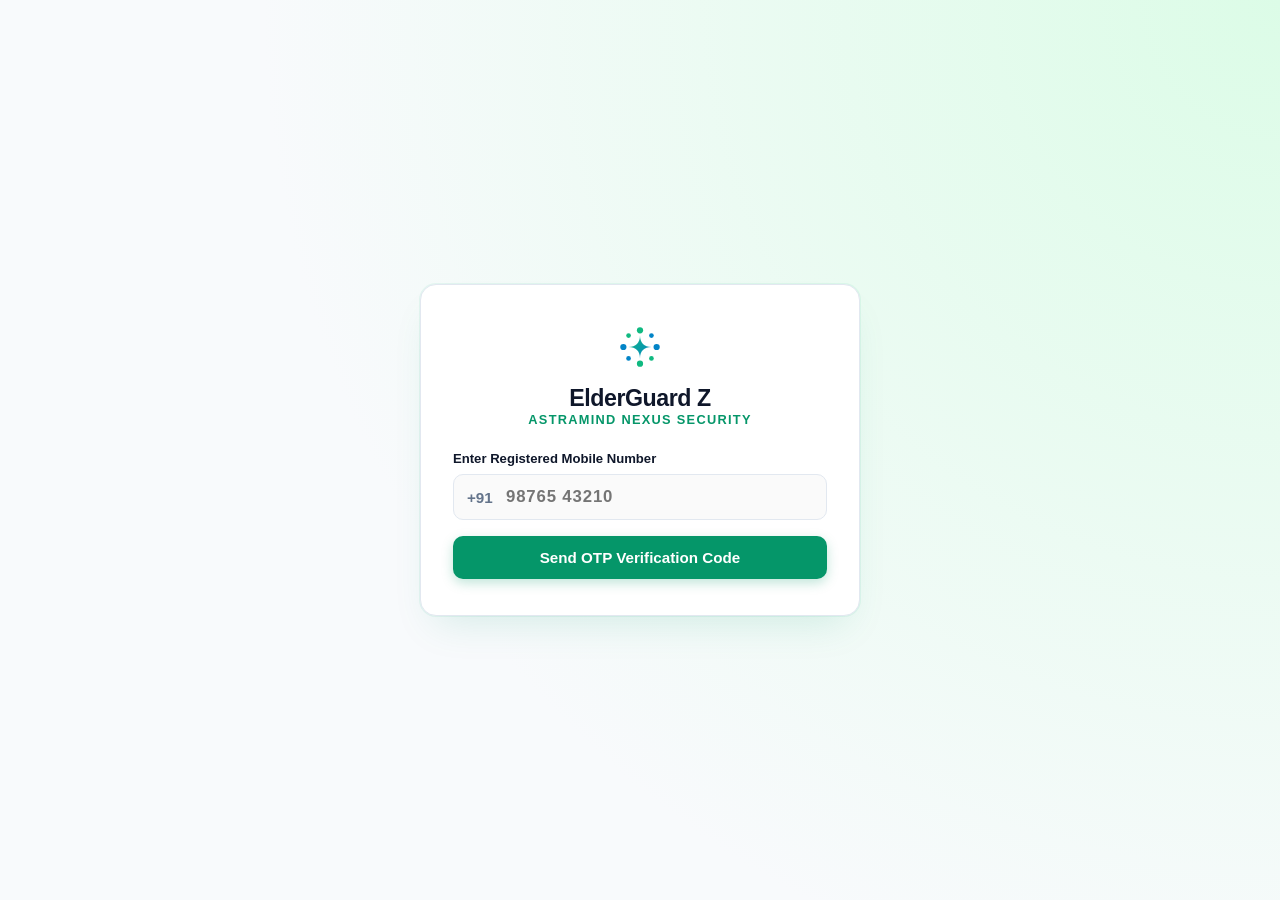
<file: frontend/ElderGuard_Z_frontend_backend_connected.html>
<!DOCTYPE html>
<html lang="en">
<head>
  <meta charset="UTF-8" />
  <meta name="viewport" content="width=device-width, initial-scale=1.0" />
  <title>ElderGuard Z — Banking Security Portal</title>
  <style>
    :root {
      --bg-body: #f8fafc;
      --bg-sidebar: #ffffff;
      --bg-card: #ffffff;
      --border-color: #e2e8f0;
      --text-main: #0f172a;
      --text-muted: #64748b;
      --safe-green: #059669;
      --safe-green-light: #10b981;
      --safe-green-bg: #ecfdf5;
      --safe-green-border: #a7f3d0;
      --alert-red: #ef4444;
      --alert-red-bg: #fef2f2;
      --alert-yellow: #d97706;
      --alert-yellow-bg: #fffbeb;
      --accent-blue: #0284c7;
      --accent-blue-bg: #f0f9ff;
    }

    * {
      box-sizing: border-box;
      margin: 0;
      padding: 0;
      font-family: -apple-system, BlinkMacSystemFont, "Segoe UI", Roboto, Helvetica, Arial, sans-serif;
    }

    body {
      background-color: var(--bg-body);
      color: var(--text-main);
      min-height: 100vh;
      overflow-x: hidden;
    }

    /* -------------------------------------------------------------
       1. LOGIN / OTP OVERLAY
    -------------------------------------------------------------- */
    #auth-overlay {
      position: fixed;
      inset: 0;
      background: radial-gradient(circle at top right, #dcfce7, #f8fafc 65%);
      display: flex;
      align-items: center;
      justify-content: center;
      z-index: 99999;
      padding: 20px;
    }

    .auth-card {
      background: #ffffff;
      border: 1px solid var(--border-color);
      box-shadow: 0 20px 40px -15px rgba(5, 150, 105, 0.15), 0 0 0 1px rgba(16, 185, 129, 0.08);
      border-radius: 16px;
      width: 100%;
      max-width: 440px;
      padding: 36px 32px;
      text-align: center;
    }

    .auth-logo {
      width: 52px;
      height: 52px;
      margin: 0 auto 12px auto;
      display: block;
    }

    .auth-title {
      font-size: 1.45rem;
      font-weight: 800;
      color: var(--text-main);
      letter-spacing: -0.02em;
    }

    .auth-subtitle {
      font-size: 0.8rem;
      color: var(--safe-green);
      font-weight: 800;
      letter-spacing: 0.1em;
      margin-bottom: 24px;
      text-transform: uppercase;
    }

    .auth-step {
      display: none;
      text-align: left;
    }

    .auth-step.active {
      display: block;
    }

    .input-label {
      display: block;
      font-size: 0.82rem;
      font-weight: 700;
      color: var(--text-main);
      margin-bottom: 8px;
    }

    .input-group {
      position: relative;
      margin-bottom: 16px;
    }

    .phone-prefix {
      position: absolute;
      left: 14px;
      top: 50%;
      transform: translateY(-50%);
      font-weight: 700;
      color: var(--text-muted);
      font-size: 0.95rem;
    }

    .styled-input {
      width: 100%;
      padding: 12px 14px 12px 52px;
      border: 1.5px solid var(--border-color);
      border-radius: 10px;
      font-size: 1.05rem;
      font-weight: 700;
      color: var(--text-main);
      background: #fafafa;
      letter-spacing: 0.05em;
      outline: none;
      transition: all 0.2s ease;
    }

    .styled-input:focus {
      border-color: var(--safe-green);
      box-shadow: 0 0 0 3px rgba(16, 185, 129, 0.15);
      background: #ffffff;
    }

    .otp-input-row {
      display: flex;
      justify-content: space-between;
      gap: 10px;
      margin-bottom: 18px;
    }

    .otp-digit {
      width: 58px;
      height: 56px;
      text-align: center;
      font-size: 1.5rem;
      font-weight: 800;
      border: 1.5px solid var(--border-color);
      border-radius: 10px;
      color: var(--text-main);
      background: #fafafa;
      outline: none;
      transition: all 0.2s ease;
    }

    .otp-digit:focus {
      border-color: var(--safe-green);
      box-shadow: 0 0 0 3px rgba(16, 185, 129, 0.15);
      background: #ffffff;
    }

    .btn-submit-auth {
      width: 100%;
      padding: 13px;
      background: var(--safe-green);
      color: #ffffff;
      border: none;
      border-radius: 10px;
      font-size: 0.95rem;
      font-weight: 700;
      cursor: pointer;
      transition: background 0.15s ease;
      box-shadow: 0 4px 12px rgba(5, 150, 105, 0.25);
    }

    .btn-submit-auth:hover {
      background: #047857;
    }

    .demo-otp-banner {
      background: var(--safe-green-bg);
      border: 1px dashed var(--safe-green-border);
      border-radius: 8px;
      padding: 10px;
      font-size: 0.8rem;
      color: #065f46;
      margin-bottom: 16px;
      text-align: center;
      line-height: 1.45;
    }

    .auth-error {
      color: var(--alert-red);
      font-size: 0.78rem;
      font-weight: 700;
      margin-top: 8px;
      display: none;
    }

    /* -------------------------------------------------------------
       2. DASHBOARD APP LAYOUT
    -------------------------------------------------------------- */
    .app-container {
      display: none;
      min-height: 100vh;
    }

    .app-container.unlocked {
      display: flex;
    }

    /* Sidebar */
    .sidebar {
      width: 270px;
      background-color: var(--bg-sidebar);
      border-right: 1px solid var(--border-color);
      display: flex;
      flex-direction: column;
      flex-shrink: 0;
      padding: 22px 16px;
    }

    .brand-header {
      display: flex;
      align-items: center;
      gap: 12px;
      margin-bottom: 26px;
      padding-left: 6px;
    }

    .brand-logo {
      width: 38px;
      height: 38px;
      flex-shrink: 0;
    }

    .brand-meta h2 {
      font-size: 1.05rem;
      font-weight: 800;
      color: var(--text-main);
      line-height: 1.15;
    }

    .brand-meta span {
      font-size: 0.72rem;
      font-weight: 800;
      color: var(--safe-green);
      letter-spacing: 0.08em;
    }

    .nav-group-title {
      font-size: 0.68rem;
      text-transform: uppercase;
      letter-spacing: 0.1em;
      color: var(--text-muted);
      font-weight: 800;
      margin: 0 0 10px 8px;
    }

    .sidebar-menu {
      display: flex;
      flex-direction: column;
      gap: 4px;
      flex: 1;
    }

    .menu-item {
      display: flex;
      align-items: center;
      gap: 12px;
      padding: 10px 12px;
      border-radius: 8px;
      background: transparent;
      border: 1px solid transparent;
      color: var(--text-muted);
      font-size: 0.88rem;
      font-weight: 600;
      cursor: pointer;
      text-align: left;
      width: 100%;
      transition: all 0.15s ease;
    }

    .menu-item:hover {
      background: var(--safe-green-bg);
      color: var(--safe-green);
    }

    .menu-item.active {
      background: var(--safe-green-bg);
      border-color: var(--safe-green-border);
      color: var(--safe-green);
      font-weight: 800;
    }

    .menu-item svg {
      width: 18px;
      height: 18px;
      opacity: 0.85;
      flex-shrink: 0;
    }

    .menu-badge {
      margin-left: auto;
      background: var(--alert-red-bg);
      color: var(--alert-red);
      border: 1px solid #fecaca;
      font-size: 0.72rem;
      font-weight: 800;
      padding: 1px 7px;
      border-radius: 999px;
    }

    .sidebar-footer-card {
      background: var(--safe-green-bg);
      border: 1px solid var(--safe-green-border);
      border-radius: 12px;
      padding: 14px;
      margin-top: 20px;
    }

    .proto-icon {
      width: 24px;
      height: 24px;
      background: #ffffff;
      border: 1px solid var(--safe-green-border);
      border-radius: 6px;
      display: flex;
      align-items: center;
      justify-content: center;
      margin-bottom: 8px;
      color: var(--safe-green);
      font-size: 0.85rem;
      font-weight: 800;
    }

    .proto-title {
      font-size: 0.84rem;
      font-weight: 800;
      color: var(--text-main);
      margin-bottom: 3px;
    }

    .proto-desc {
      font-size: 0.72rem;
      color: var(--text-muted);
      line-height: 1.35;
      margin-bottom: 10px;
    }

    .proto-status {
      display: flex;
      align-items: center;
      gap: 6px;
      font-size: 0.72rem;
      color: var(--safe-green);
      font-weight: 800;
    }

    .dot-green {
      width: 7px;
      height: 7px;
      background: var(--safe-green-light);
      border-radius: 50%;
      box-shadow: 0 0 6px var(--safe-green-light);
    }

    /* Main Viewport */
    .main-viewport {
      flex: 1;
      display: flex;
      flex-direction: column;
      min-width: 0;
      background: var(--bg-body);
    }

    .top-navbar {
      height: 64px;
      background: #ffffff;
      border-bottom: 1px solid var(--border-color);
      display: flex;
      align-items: center;
      justify-content: space-between;
      padding: 0 36px;
    }

    .breadcrumbs {
      font-size: 0.8rem;
      font-weight: 700;
      color: var(--text-muted);
      letter-spacing: 0.04em;
    }

    .breadcrumbs span {
      color: var(--safe-green);
    }

    .top-actions {
      display: flex;
      align-items: center;
      gap: 12px;
    }

    .demo-mode-pill {
      background: var(--safe-green-bg);
      border: 1px solid var(--safe-green-border);
      color: var(--safe-green);
      font-size: 0.72rem;
      font-weight: 800;
      letter-spacing: 0.04em;
      padding: 6px 14px;
      border-radius: 6px;
    }

    .user-avatar {
      width: 34px;
      height: 34px;
      background: var(--safe-green);
      border-radius: 8px;
      display: flex;
      align-items: center;
      justify-content: center;
      font-size: 0.75rem;
      font-weight: 800;
      color: #ffffff;
    }

    .content-body {
      flex: 1;
      padding: 32px 36px;
      overflow-y: auto;
    }

    .tab-section {
      display: none;
    }
    .tab-section.active {
      display: block;
    }

    .section-eyebrow {
      font-size: 0.72rem;
      text-transform: uppercase;
      font-weight: 800;
      letter-spacing: 0.1em;
      color: var(--safe-green);
      margin-bottom: 4px;
    }

    .header-row {
      display: flex;
      justify-content: space-between;
      align-items: flex-start;
      margin-bottom: 24px;
    }

    .header-row h1 {
      font-size: 1.85rem;
      font-weight: 800;
      color: var(--text-main);
      letter-spacing: -0.02em;
    }

    .header-row p {
      font-size: 0.9rem;
      color: var(--text-muted);
      margin-top: 4px;
    }

    .demo-env-badge {
      background: #ffffff;
      border: 1px solid var(--border-color);
      font-size: 0.72rem;
      font-weight: 800;
      color: var(--text-muted);
      padding: 6px 14px;
      border-radius: 6px;
    }

    /* Summary Stats */
    .stats-row {
      display: grid;
      grid-template-columns: repeat(3, 1fr);
      gap: 18px;
      margin-bottom: 24px;
    }

    .stat-card {
      background: var(--bg-card);
      border: 1px solid var(--border-color);
      border-radius: 14px;
      padding: 22px;
      position: relative;
      box-shadow: 0 2px 4px rgba(0,0,0,0.02);
    }

    .stat-title {
      font-size: 0.85rem;
      font-weight: 700;
      color: var(--text-muted);
    }

    .stat-badge-icon {
      position: absolute;
      top: 20px;
      right: 20px;
      width: 30px;
      height: 30px;
      border-radius: 8px;
      display: flex;
      align-items: center;
      justify-content: center;
      font-size: 0.85rem;
      font-weight: 800;
    }

    .icon-blue { background: var(--accent-blue-bg); color: var(--accent-blue); }
    .icon-orange { background: var(--alert-yellow-bg); color: var(--alert-yellow); }
    .icon-purple { background: #faf5ff; color: #9333ea; }

    .stat-number {
      font-size: 2.3rem;
      font-weight: 800;
      color: var(--text-main);
      margin: 14px 0 8px 0;
      line-height: 1;
    }

    .stat-footnote {
      font-size: 0.76rem;
      color: var(--text-muted);
      display: flex;
      align-items: center;
      gap: 6px;
      font-weight: 600;
    }

    .dot-sm {
      width: 6px;
      height: 6px;
      border-radius: 50%;
    }

    /* Middle Grid: Table + Alerts */
    .middle-grid {
      display: grid;
      grid-template-columns: 1.45fr 1fr;
      gap: 18px;
      margin-bottom: 24px;
    }

    .panel-box {
      background: var(--bg-card);
      border: 1px solid var(--border-color);
      border-radius: 14px;
      padding: 22px;
      box-shadow: 0 2px 4px rgba(0,0,0,0.02);
    }

    .panel-head {
      display: flex;
      justify-content: space-between;
      align-items: flex-start;
      margin-bottom: 18px;
    }

    .panel-head h3 {
      font-size: 1.05rem;
      font-weight: 800;
      color: var(--text-main);
    }

    .panel-head p {
      font-size: 0.8rem;
      color: var(--text-muted);
      margin-top: 2px;
    }

    .link-action {
      font-size: 0.8rem;
      color: var(--safe-green);
      font-weight: 800;
      text-decoration: none;
      cursor: pointer;
    }

    .data-table {
      width: 100%;
      border-collapse: collapse;
    }

    .data-table th {
      text-align: left;
      font-size: 0.7rem;
      font-weight: 800;
      text-transform: uppercase;
      letter-spacing: 0.08em;
      color: var(--text-muted);
      padding-bottom: 12px;
      border-bottom: 1.5px solid var(--border-color);
    }

    .data-table td {
      padding: 14px 0;
      font-size: 0.85rem;
      border-bottom: 1px solid var(--border-color);
      color: var(--text-main);
    }

    .data-table tr:last-child td {
      border-bottom: none;
    }

    .pill-tag {
      display: inline-block;
      padding: 3px 9px;
      border-radius: 6px;
      font-size: 0.74rem;
      font-weight: 800;
    }

    .pill-tag.low { background: var(--safe-green-bg); color: var(--safe-green); }
    .pill-tag.high { background: var(--alert-red-bg); color: var(--alert-red); }
    .pill-tag.medium { background: var(--alert-yellow-bg); color: var(--alert-yellow); }

    .status-text-app {
      background: var(--safe-green-bg);
      color: var(--safe-green);
      padding: 3px 9px;
      border-radius: 6px;
      font-size: 0.74rem;
      font-weight: 800;
    }

    .status-text-hold {
      background: var(--alert-yellow-bg);
      color: var(--alert-yellow);
      padding: 3px 9px;
      border-radius: 6px;
      font-size: 0.74rem;
      font-weight: 800;
    }

    .status-text-rev {
      background: var(--alert-red-bg);
      color: var(--alert-red);
      padding: 3px 9px;
      border-radius: 6px;
      font-size: 0.74rem;
      font-weight: 800;
    }

    .alerts-list {
      display: flex;
      flex-direction: column;
      gap: 12px;
    }

    .alert-card-item {
      background: #ffffff;
      border: 1px solid var(--border-color);
      border-radius: 10px;
      padding: 14px;
      display: flex;
      gap: 12px;
      align-items: flex-start;
      transition: all 0.15s ease;
    }

    .alert-card-item:hover {
      border-color: var(--safe-green-border);
    }

    .alert-icon-sq {
      width: 28px;
      height: 28px;
      border-radius: 6px;
      display: flex;
      align-items: center;
      justify-content: center;
      font-size: 0.8rem;
      font-weight: 800;
      flex-shrink: 0;
    }

    .sq-red { background: var(--alert-red-bg); color: var(--alert-red); }
    .sq-yellow { background: var(--alert-yellow-bg); color: var(--alert-yellow); }

    .alert-content {
      flex: 1;
    }

    .alert-line-1 {
      display: flex;
      justify-content: space-between;
      align-items: center;
      margin-bottom: 3px;
    }

    .alert-title-text {
      font-size: 0.84rem;
      font-weight: 800;
      color: var(--text-main);
    }

    .alert-amount-text {
      font-size: 0.84rem;
      font-weight: 800;
      color: var(--text-main);
    }

    .alert-subtext {
      font-size: 0.75rem;
      color: var(--text-muted);
      line-height: 1.4;
    }

    .quick-action-bar {
      background: #ffffff;
      border: 1px solid var(--safe-green-border);
      border-radius: 14px;
      padding: 20px 26px;
      display: flex;
      justify-content: space-between;
      align-items: center;
      box-shadow: 0 4px 12px rgba(5, 150, 105, 0.05);
    }

    .quick-title {
      font-size: 1rem;
      font-weight: 800;
      color: var(--text-main);
    }

    .quick-desc {
      font-size: 0.82rem;
      color: var(--text-muted);
      margin-top: 2px;
    }

    .btn-assess {
      background: var(--safe-green);
      color: #ffffff;
      border: none;
      border-radius: 8px;
      padding: 11px 20px;
      font-size: 0.88rem;
      font-weight: 800;
      display: flex;
      align-items: center;
      gap: 6px;
      cursor: pointer;
      transition: background 0.15s ease;
      box-shadow: 0 2px 8px rgba(5, 150, 105, 0.2);
    }

    .btn-assess:hover {
      background: #047857;
    }

    /* Simulator Styles */
    .sim-grid {
      display: grid;
      grid-template-columns: 1.1fr 1fr;
      gap: 20px;
    }

    .scenario-picker-box {
      display: flex;
      flex-direction: column;
      gap: 12px;
      margin-bottom: 22px;
    }

    .scenario-label {
      background: #ffffff;
      border: 1.5px solid var(--border-color);
      border-radius: 12px;
      padding: 16px;
      display: flex;
      gap: 12px;
      align-items: center;
      cursor: pointer;
      transition: all 0.15s ease;
    }

    .scenario-label.active {
      border-color: var(--safe-green);
      background: var(--safe-green-bg);
    }

    .scenario-label input {
      accent-color: var(--safe-green);
      width: 17px;
      height: 17px;
    }

    .scenario-name {
      font-size: 0.95rem;
      font-weight: 800;
      color: var(--text-main);
    }

    .scenario-sub {
      font-size: 0.78rem;
      color: var(--text-muted);
    }

    .eval-row-grid {
      display: grid;
      grid-template-columns: 1fr 1fr;
      gap: 14px;
      margin-bottom: 22px;
    }

    .eval-spec {
      background: var(--bg-body);
      border: 1px solid var(--border-color);
      padding: 14px;
      border-radius: 10px;
    }

    .eval-spec .lbl {
      font-size: 0.72rem;
      text-transform: uppercase;
      letter-spacing: 0.05em;
      color: var(--text-muted);
      font-weight: 800;
    }

    .eval-spec .val {
      font-size: 1.15rem;
      font-weight: 800;
      color: var(--text-main);
      margin-top: 4px;
    }

    .decision-callout {
      border-radius: 12px;
      padding: 24px;
      text-align: center;
    }

    .decision-callout.approve {
      background: var(--safe-green-bg);
      border: 1.5px solid var(--safe-green-border);
    }
    .decision-callout.approve .dec-status { color: var(--safe-green); }

    .decision-callout.challenge {
      background: var(--alert-yellow-bg);
      border: 1.5px solid #fde68a;
    }
    .decision-callout.challenge .dec-status { color: var(--alert-yellow); }

    .decision-callout.block {
      background: var(--alert-red-bg);
      border: 1.5px solid #fecaca;
    }
    .decision-callout.block .dec-status { color: var(--alert-red); }

    .dec-title {
      font-size: 0.74rem;
      text-transform: uppercase;
      letter-spacing: 0.08em;
      color: var(--text-muted);
      font-weight: 800;
    }

    .dec-status {
      font-size: 1.7rem;
      font-weight: 800;
      margin: 8px 0;
    }

    .dec-reason {
      font-size: 0.88rem;
      color: var(--text-main);
      font-weight: 600;
    }

    /* Common Card Grid & Setting Row Styles */
    .grid-2 {
      display: grid;
      grid-template-columns: 1fr 1fr;
      gap: 20px;
      margin-bottom: 24px;
    }

    .setting-row {
      display: flex;
      justify-content: space-between;
      align-items: center;
      padding: 16px 0;
      border-bottom: 1px solid var(--border-color);
    }

    .setting-row:last-child {
      border-bottom: none;
    }

    .setting-info h4 {
      font-size: 0.92rem;
      font-weight: 700;
      color: var(--text-main);
      margin-bottom: 3px;
    }

    .setting-info p {
      font-size: 0.78rem;
      color: var(--text-muted);
    }

    .toggle-switch {
      position: relative;
      width: 44px;
      height: 24px;
    }

    .toggle-switch input {
      opacity: 0;
      width: 0;
      height: 0;
    }

    .slider {
      position: absolute;
      cursor: pointer;
      inset: 0;
      background-color: #cbd5e1;
      transition: .3s;
      border-radius: 24px;
    }

    .slider:before {
      position: absolute;
      content: "";
      height: 18px;
      width: 18px;
      left: 3px;
      bottom: 3px;
      background-color: white;
      transition: .3s;
      border-radius: 50%;
    }

    input:checked + .slider {
      background-color: var(--safe-green);
    }

    input:checked + .slider:before {
      transform: translateX(20px);
    }

    .range-input {
      accent-color: var(--safe-green);
      cursor: pointer;
      width: 130px;
    }

    .btn-outline {
      padding: 7px 14px;
      border-radius: 6px;
      border: 1px solid var(--border-color);
      background: #ffffff;
      color: var(--text-main);
      font-size: 0.78rem;
      font-weight: 700;
      cursor: pointer;
      transition: all 0.15s ease;
    }

    .btn-outline:hover {
      border-color: var(--safe-green);
      color: var(--safe-green);
    }

    .btn-danger-outline {
      border-color: #fca5a5;
      color: var(--alert-red);
    }

    .btn-danger-outline:hover {
      background: var(--alert-red-bg);
    }

    .app-footer {
      border-top: 1px solid var(--border-color);
      padding: 14px 36px;
      display: flex;
      justify-content: space-between;
      align-items: center;
      font-size: 0.76rem;
      color: var(--text-muted);
      background: #ffffff;
    }

    .footer-api {
      display: flex;
      align-items: center;
      gap: 6px;
      font-weight: 700;
      color: var(--safe-green);
    }

    /* Floating Toast Alerts */
    .toast-notice {
      position: fixed;
      bottom: 24px;
      right: 24px;
      background: #0f172a;
      color: #ffffff;
      padding: 12px 20px;
      border-radius: 8px;
      font-size: 0.85rem;
      font-weight: 600;
      box-shadow: 0 10px 25px rgba(0,0,0,0.2);
      display: flex;
      align-items: center;
      gap: 8px;
      z-index: 100000;
      opacity: 0;
      transform: translateY(15px);
      transition: all 0.2s ease-in-out;
      pointer-events: none;
    }

    .toast-notice.show {
      opacity: 1;
      transform: translateY(0);
    }
  </style>
</head>
<body>

  <!-- ==========================================
       1. LOGIN / OTP OVERLAY SCREEN
  =========================================== -->
  <div id="auth-overlay">
    <div class="auth-card">
      <svg class="auth-logo" viewBox="0 0 100 100" fill="none" xmlns="http://www.w3.org/2000/svg">
        <circle cx="50" cy="18" r="6" fill="#10b981"/>
        <circle cx="82" cy="50" r="6" fill="#0284c7"/>
        <circle cx="50" cy="82" r="6" fill="#10b981"/>
        <circle cx="18" cy="50" r="6" fill="#0284c7"/>
        <circle cx="28" cy="28" r="4.5" fill="#10b981"/>
        <circle cx="72" cy="28" r="4.5" fill="#0284c7"/>
        <circle cx="72" cy="72" r="4.5" fill="#10b981"/>
        <circle cx="28" cy="72" r="4.5" fill="#0284c7"/>
        <path d="M50 28 C50 42 58 50 72 50 C58 50 50 58 50 72 C50 58 42 50 28 50 C42 50 50 42 50 28 Z" fill="url(#authGrad)" />
        <defs>
          <linearGradient id="authGrad" x1="28" y1="28" x2="72" y2="72" gradientUnits="userSpaceOnUse">
            <stop stop-color="#10b981"/>
            <stop offset="1" stop-color="#0284c7"/>
          </linearGradient>
        </defs>
      </svg>

      <h1 class="auth-title">ElderGuard Z</h1>
      <div class="auth-subtitle">ASTRAMIND NEXUS SECURITY</div>

      <div class="auth-step active" id="step-phone">
        <label class="input-label" for="phoneInput">Enter Registered Mobile Number</label>
        <div class="input-group">
          <span class="phone-prefix">+91</span>
          <input 
            type="tel" 
            id="phoneInput" 
            class="styled-input" 
            placeholder="98765 43210" 
            maxlength="10" 
            autocomplete="off"
          />
        </div>
        <p class="auth-error" id="phoneError">Please enter a valid 10-digit mobile number.</p>
        <button type="button" class="btn-submit-auth" id="btnSendOtp">Send OTP Verification Code</button>
      </div>

      <div class="auth-step" id="step-otp">
        <div class="demo-otp-banner" id="demoOtpBox">
          Security Code Sent to <strong id="dispEnteredPhone">+91 XXXXX XXXXX</strong><br>
          <span style="font-weight: 800; color: #059669; font-size: 0.95rem;">Test Code: <span id="genOtpCode">7429</span></span>
        </div>

        <label class="input-label">Enter 4-Digit Security OTP</label>
        <div class="otp-input-row">
          <input type="text" maxlength="1" class="otp-digit" id="otp1" autofocus />
          <input type="text" maxlength="1" class="otp-digit" id="otp2" />
          <input type="text" maxlength="1" class="otp-digit" id="otp3" />
          <input type="text" maxlength="1" class="otp-digit" id="otp4" />
        </div>

        <p class="auth-error" id="otpError">Incorrect OTP code. Enter the 4-digit code above.</p>
        <button type="button" class="btn-submit-auth" id="btnVerifyOtp">Verify & Open Dashboard</button>
      </div>
    </div>
  </div>

  <!-- ==========================================
       2. MAIN APPLICATION (10 Dedicated Views)
  =========================================== -->
  <div class="app-container" id="appRoot">
    
    <!-- Sidebar Navigation -->
    <aside class="sidebar">
      <div class="brand-header">
        <svg class="brand-logo" viewBox="0 0 100 100" fill="none" xmlns="http://www.w3.org/2000/svg">
          <circle cx="50" cy="18" r="6" fill="#10b981"/>
          <circle cx="82" cy="50" r="6" fill="#0284c7"/>
          <circle cx="50" cy="82" r="6" fill="#10b981"/>
          <circle cx="18" cy="50" r="6" fill="#0284c7"/>
          <circle cx="28" cy="28" r="4.5" fill="#10b981"/>
          <circle cx="72" cy="28" r="4.5" fill="#0284c7"/>
          <circle cx="72" cy="72" r="4.5" fill="#10b981"/>
          <circle cx="28" cy="72" r="4.5" fill="#0284c7"/>
          <path d="M50 28 C50 42 58 50 72 50 C58 50 50 58 50 72 C50 58 42 50 28 50 C42 50 50 42 50 28 Z" fill="url(#sideGrad)" />
          <defs>
            <linearGradient id="sideGrad" x1="28" y1="28" x2="72" y2="72" gradientUnits="userSpaceOnUse">
              <stop stop-color="#10b981"/>
              <stop offset="1" stop-color="#0284c7"/>
            </linearGradient>
          </defs>
        </svg>
        <div class="brand-meta">
          <h2>ElderGuard Z</h2>
          <span>ASTRAMIND NEXUS</span>
        </div>
      </div>

      <div class="nav-group-title">WORKSPACE</div>
      <nav class="sidebar-menu">
        <button class="menu-item active" data-tab="dashboard">
          <svg viewBox="0 0 24 24" fill="none" stroke="currentColor" stroke-width="2"><rect x="3" y="3" width="7" height="7"/><rect x="14" y="3" width="7" height="7"/><rect x="14" y="14" width="7" height="7"/><rect x="3" y="14" width="7" height="7"/></svg>
          Dashboard
        </button>

        <button class="menu-item" data-tab="live-monitoring">
          <svg viewBox="0 0 24 24" fill="none" stroke="currentColor" stroke-width="2"><circle cx="12" cy="12" r="8"/><circle cx="12" cy="12" r="2"/></svg>
          Live Monitoring
        </button>

        <button class="menu-item" data-tab="transactions">
          <svg viewBox="0 0 24 24" fill="none" stroke="currentColor" stroke-width="2"><path d="M7 16V4M7 4L3 8M7 4L11 8M17 8V20M17 20L21 16M17 20L13 16"/></svg>
          Transactions
        </button>

        <button class="menu-item" data-tab="new-transaction">
          <svg viewBox="0 0 24 24" fill="none" stroke="currentColor" stroke-width="2"><circle cx="11" cy="11" r="8"/><path d="M21 21l-4.35-4.35"/></svg>
          New Transaction
        </button>

        <button class="menu-item" data-tab="review-queue">
          <svg viewBox="0 0 24 24" fill="none" stroke="currentColor" stroke-width="2"><line x1="8" y1="6" x2="21" y2="6"/><line x1="8" y1="12" x2="21" y2="12"/><line x1="8" y1="18" x2="21" y2="18"/><line x1="3" y1="6" x2="3.01" y2="6"/><line x1="3" y1="12" x2="3.01" y2="12"/><line x1="3" y1="18" x2="3.01" y2="18"/></svg>
          Review Queue
        </button>

        <button class="menu-item" data-tab="security-alerts">
          <svg viewBox="0 0 24 24" fill="none" stroke="currentColor" stroke-width="2"><path d="M18 8A6 6 0 0 0 6 8c0 7-3 9-3 9h18s-3-2-3-9"/><path d="M13.73 21a2 2 0 0 1-3.46 0"/></svg>
          Security Alerts
          <span class="menu-badge">2</span>
        </button>

        <button class="menu-item" data-tab="customers">
          <svg viewBox="0 0 24 24" fill="none" stroke="currentColor" stroke-width="2"><path d="M20 21v-2a4 4 0 0 0-4-4H8a4 4 0 0 0-4 4v2"/><circle cx="12" cy="7" r="4"/></svg>
          Customers
        </button>

        <button class="menu-item" data-tab="analytics">
          <svg viewBox="0 0 24 24" fill="none" stroke="currentColor" stroke-width="2"><line x1="18" y1="20" x2="18" y2="10"/><line x1="12" y1="20" x2="12" y2="4"/><line x1="6" y1="20" x2="6" y2="14"/></svg>
          Analytics
        </button>

        <button class="menu-item" data-tab="audit-logs">
          <svg viewBox="0 0 24 24" fill="none" stroke="currentColor" stroke-width="2"><line x1="4" y1="6" x2="20" y2="6"/><line x1="4" y1="12" x2="20" y2="12"/><line x1="4" y1="18" x2="14" y2="18"/></svg>
          Audit Logs
        </button>

        <button class="menu-item" data-tab="settings">
          <svg viewBox="0 0 24 24" fill="none" stroke="currentColor" stroke-width="2"><circle cx="12" cy="12" r="3"/><path d="M19.4 15a1.65 1.65 0 0 0 .33 1.82l.06.06a2 2 0 0 1 0 2.83 2 2 0 0 1-2.83 0l-.06-.06a1.65 1.65 0 0 0-1.82-.33 1.65 1.65 0 0 0-1 1.51V21a2 2 0 0 1-2 2 2 2 0 0 1-2-2v-.09A1.65 1.65 0 0 0 9 19.4a1.65 1.65 0 0 0-1.82.33l-.06.06a2 2 0 0 1-2.83 0 2 2 0 0 1 0-2.83l.06-.06a1.65 1.65 0 0 0 .33-1.82 1.65 1.65 0 0 0-1.51-1H3a2 2 0 0 1-2-2 2 2 0 0 1 2-2h.09A1.65 1.65 0 0 0 4.6 9a1.65 1.65 0 0 0-.33-1.82l-.06-.06a2 2 0 0 1 0-2.83 2 2 0 0 1 2.83 0l.06.06a1.65 1.65 0 0 0 1.82.33H9a1.65 1.65 0 0 0 1-1.51V3a2 2 0 0 1 2-2 2 2 0 0 1 2 2v.09a1.65 1.65 0 0 0 1 1.51 1.65 1.65 0 0 0 1.82-.33l.06-.06a2 2 0 0 1 2.83 0 2 2 0 0 1 0 2.83l-.06.06a1.65 1.65 0 0 0-.33 1.82V9a1.65 1.65 0 0 0 1.51 1H21a2 2 0 0 1 2 2 2 2 0 0 1-2 2h-.09a1.65 1.65 0 0 0-1.51 1z"/></svg>
          Settings
        </button>
      </nav>

      <div class="sidebar-footer-card">
        <div class="proto-icon">✓</div>
        <div class="proto-title">Safe Banking Mode</div>
        <div class="proto-desc">OTP Verified Session. AI monitoring active for vulnerable accounts.</div>
        <div class="proto-status">
          <span class="dot-green"></span>
          Live Security Feed
        </div>
      </div>
    </aside>

    <!-- Main Viewport -->
    <main class="main-viewport">
      <header class="top-navbar">
        <div class="breadcrumbs">SECURITY MONITORING &nbsp;/&nbsp; <span id="topBreadcrumb">Dashboard</span></div>
        <div class="top-actions">
          <span class="demo-mode-pill">DEMO ENVIRONMENT</span>
          <div class="user-avatar" id="avatarInitials">EG</div>
        </div>
      </header>

      <!-- ================= 01: DASHBOARD ================= -->
      <div class="content-body tab-section active" id="view-dashboard">
        <div class="section-eyebrow">OVERVIEW</div>
        <div class="header-row">
          <div>
            <h1>Security Control Center</h1>
            <p>Monitor transactions and review potential elder financial exploitation risks.</p>
          </div>
          <span class="demo-env-badge">SAFE SYSTEM ONLINE</span>
        </div>

        <div class="stats-row">
          <div class="stat-card">
            <span class="stat-title">Total Transactions</span>
            <div class="stat-badge-icon icon-blue">↗</div>
            <div class="stat-number">3</div>
            <div class="stat-footnote">
              <span class="dot-sm" style="background: var(--accent-blue);"></span>
              Records in this demo
            </div>
          </div>

          <div class="stat-card">
            <span class="stat-title">Flagged Transactions</span>
            <div class="stat-badge-icon icon-orange">!</div>
            <div class="stat-number" style="color: var(--alert-yellow);">2</div>
            <div class="stat-footnote">
              <span class="dot-sm" style="background: var(--alert-yellow);"></span>
              Require further review
            </div>
          </div>

          <div class="stat-card">
            <span class="stat-title">Transactions On Hold</span>
            <div class="stat-badge-icon icon-purple">II</div>
            <div class="stat-number" style="color: #9333ea;">1</div>
            <div class="stat-footnote">
              <span class="dot-sm" style="background: #9333ea;"></span>
              Marked on hold in demo
            </div>
          </div>
        </div>

        <div class="middle-grid">
          <div class="panel-box">
            <div class="panel-head">
              <div>
                <h3>Recent Transactions</h3>
                <p>Review the latest evaluated transfers.</p>
              </div>
              <a class="link-action" onclick="switchTab('transactions', 'Transactions')">View all →</a>
            </div>

            <table class="data-table">
              <thead>
                <tr>
                  <th>TRANSACTION</th>
                  <th>CUSTOMER</th>
                  <th>AMOUNT</th>
                  <th>RISK</th>
                  <th>STATUS</th>
                </tr>
              </thead>
              <tbody>
                <tr>
                  <td style="font-weight: 700;">TX-101</td>
                  <td>CUST-104</td>
                  <td style="font-weight: 700;">₹1,850.00</td>
                  <td><span class="pill-tag low">Low</span></td>
                  <td><span class="status-text-app">Approved (Demo)</span></td>
                </tr>
                <tr>
                  <td style="font-weight: 700;">TX-102</td>
                  <td>CUST-208</td>
                  <td style="font-weight: 700;">₹48,500.00</td>
                  <td><span class="pill-tag high">High</span></td>
                  <td><span class="status-text-hold">On Hold</span></td>
                </tr>
                <tr>
                  <td style="font-weight: 700;">TX-103</td>
                  <td>CUST-117</td>
                  <td style="font-weight: 700;">₹12,600.00</td>
                  <td><span class="pill-tag medium">Medium</span></td>
                  <td><span class="status-text-rev">Review</span></td>
                </tr>
              </tbody>
            </table>
          </div>

          <div class="panel-box">
            <div class="panel-head">
              <div>
                <h3>Security Alerts</h3>
                <p>Items needing immediate verification.</p>
              </div>
              <span class="link-action" onclick="switchTab('security-alerts', 'Security Alerts')">→</span>
            </div>

            <div class="alerts-list">
              <div class="alert-card-item">
                <div class="alert-icon-sq sq-red">!</div>
                <div class="alert-content">
                  <div class="alert-line-1">
                    <span class="alert-title-text">High risk • TX-102</span>
                    <span class="alert-amount-text">₹48,500.00</span>
                  </div>
                  <div class="alert-subtext">Large sample amount to an unfamiliar recipient. Review suggested.</div>
                </div>
              </div>

              <div class="alert-card-item">
                <div class="alert-icon-sq sq-yellow">△</div>
                <div class="alert-content">
                  <div class="alert-line-1">
                    <span class="alert-title-text">Medium risk • TX-103</span>
                    <span class="alert-amount-text">₹12,600.00</span>
                  </div>
                  <div class="alert-subtext">Sample transaction flagged for a manual review.</div>
                </div>
              </div>
            </div>
          </div>
        </div>

        <div class="quick-action-bar">
          <div>
            <div class="quick-title">Quick action</div>
            <div class="quick-desc">Preview how a new transaction is evaluated by the fraud detection pipeline.</div>
          </div>
          <button class="btn-assess" onclick="switchTab('new-transaction', 'New Transaction')">+ Assess a transaction</button>
        </div>
      </div>

      <!-- ================= 02: LIVE MONITORING ================= -->
      <div class="content-body tab-section" id="view-live-monitoring">
        <div class="section-eyebrow">REAL-TIME INFERENCE</div>
        <div class="header-row">
          <div>
            <h1>Live Transaction Monitoring</h1>
            <p>Real-time stream of incoming elder account transactions evaluated by the model.</p>
          </div>
          <span class="demo-env-badge" style="display: flex; align-items: center; gap: 6px;">
            <span class="dot-green"></span> STREAM ACTIVE (48 ms)
          </span>
        </div>

        <div class="panel-box" style="margin-bottom: 24px;">
          <table class="data-table">
            <thead>
              <tr>
                <th>TIME</th>
                <th>TX ID</th>
                <th>ACCOUNT</th>
                <th>DESTINATION</th>
                <th>AMOUNT</th>
                <th>INFERENCE</th>
                <th>DECISION</th>
              </tr>
            </thead>
            <tbody>
              <tr>
                <td style="color: var(--text-muted); font-size: 0.78rem;">Just now</td>
                <td style="font-weight: 700;">TX-104</td>
                <td>Govind Rao (EG-902)</td>
                <td>QuickGrocery Pay</td>
                <td style="font-weight: 700;">₹640.00</td>
                <td><span class="pill-tag low">Score: 0.08</span></td>
                <td><strong style="color: var(--safe-green);">AUTO-APPROVED</strong></td>
              </tr>
              <tr>
                <td style="color: var(--text-muted); font-size: 0.78rem;">2 min ago</td>
                <td style="font-weight: 700;">TX-103</td>
                <td>Sita Raman (EG-117)</td>
                <td>Peer Transfer (UPI)</td>
                <td style="font-weight: 700;">₹12,600.00</td>
                <td><span class="pill-tag medium">Score: 0.62</span></td>
                <td><strong style="color: var(--alert-yellow);">CHALLENGE SENT</strong></td>
              </tr>
              <tr>
                <td style="color: var(--text-muted); font-size: 0.78rem;">5 min ago</td>
                <td style="font-weight: 700;">TX-102</td>
                <td>K. Venkat (EG-208)</td>
                <td>Unknown Crypto Wallet</td>
                <td style="font-weight: 700;">₹48,500.00</td>
                <td><span class="pill-tag high">Score: 0.94</span></td>
                <td><strong style="color: var(--alert-red);">INTERCEPTED</strong></td>
              </tr>
            </tbody>
          </table>
        </div>
      </div>

      <!-- ================= 03: TRANSACTIONS ================= -->
      <div class="content-body tab-section" id="view-transactions">
        <div class="section-eyebrow">RECORDS</div>
        <div class="header-row">
          <div>
            <h1>Transaction History</h1>
            <p>Historical audit of customer payment activity and verified resolutions.</p>
          </div>
          <button class="btn-outline">Export CSV</button>
        </div>

        <div class="panel-box">
          <table class="data-table">
            <thead>
              <tr>
                <th>REFERENCE</th>
                <th>TIMESTAMP</th>
                <th>CUSTOMER</th>
                <th>AMOUNT</th>
                <th>RISK LEVEL</th>
                <th>FINAL STATUS</th>
              </tr>
            </thead>
            <tbody>
              <tr>
                <td style="font-weight: 700;">TX-101</td>
                <td>14 Oct 2026, 14:22</td>
                <td>CUST-104 (Laxmi Bai)</td>
                <td style="font-weight: 700;">₹1,850.00</td>
                <td><span class="pill-tag low">Low</span></td>
                <td><span class="status-text-app">Settled</span></td>
              </tr>
              <tr>
                <td style="font-weight: 700;">TX-102</td>
                <td>14 Oct 2026, 15:40</td>
                <td>CUST-208 (R. Narayanan)</td>
                <td style="font-weight: 700;">₹48,500.00</td>
                <td><span class="pill-tag high">High</span></td>
                <td><span class="status-text-hold">Frozen / Reviewing</span></td>
              </tr>
              <tr>
                <td style="font-weight: 700;">TX-103</td>
                <td>14 Oct 2026, 16:15</td>
                <td>CUST-117 (Arun Gupta)</td>
                <td style="font-weight: 700;">₹12,600.00</td>
                <td><span class="pill-tag medium">Medium</span></td>
                <td><span class="status-text-rev">OTP Verified</span></td>
              </tr>
            </tbody>
          </table>
        </div>
      </div>

      <!-- ================= 04: NEW TRANSACTION (Simulator) ================= -->
      <div class="content-body tab-section" id="view-new-transaction">
        <div class="section-eyebrow">DEMO ENGINE</div>
        <div class="header-row">
          <div>
            <h1>Transaction Simulator</h1>
            <p>Submit a demo transaction to the Flask API and review the decision returned by the backend. No real money is transferred.</p>
          </div>
          <span class="demo-env-badge">SAFE SIMULATION</span>
        </div>

        <div class="sim-grid">
          <div class="panel-box">
            <h3 style="margin-bottom: 14px;">Choose a test scenario</h3>
            <div class="scenario-picker-box">
              <label class="scenario-label active">
                <input type="radio" name="simScenario" value="normal" checked>
                <div>
                  <div class="scenario-name">Normal transfer</div>
                  <div class="scenario-sub">Routine utility bill or regular groceries</div>
                </div>
              </label>

              <label class="scenario-label">
                <input type="radio" name="simScenario" value="new_payee">
                <div>
                  <div class="scenario-name">Transfer to a new payee</div>
                  <div class="scenario-sub">First transfer to unverified individual</div>
                </div>
              </label>

              <label class="scenario-label">
                <input type="radio" name="simScenario" value="suspicious">
                <div>
                  <div class="scenario-name">Multiple suspicious signals</div>
                  <div class="scenario-sub">Velocity burst, high amount, unknown device</div>
                </div>
              </label>
            </div>

            <div class="sim-inputs" style="display:grid;gap:12px;margin:18px 0;">
              <label style="display:block;font-size:13px;font-weight:700;">
                Customer ID
                <input id="simCustomerId" type="number" min="1" step="1" value="101" required
                  style="display:block;width:100%;box-sizing:border-box;padding:11px;margin-top:6px;border:1px solid var(--border-color);border-radius:8px;background:var(--bg-card);color:var(--text-main);">
              </label>
              <label style="display:block;font-size:13px;font-weight:700;">
                Transaction amount (₹)
                <input id="simAmount" type="number" min="0.01" step="0.01" value="2500" required
                  style="display:block;width:100%;box-sizing:border-box;padding:11px;margin-top:6px;border:1px solid var(--border-color);border-radius:8px;background:var(--bg-card);color:var(--text-main);">
              </label>
              <label style="display:block;font-size:13px;font-weight:700;">
                Recipient name
                <input id="simRecipient" type="text" maxlength="120" value="Local Grocery" required
                  style="display:block;width:100%;box-sizing:border-box;padding:11px;margin-top:6px;border:1px solid var(--border-color);border-radius:8px;background:var(--bg-card);color:var(--text-main);">
              </label>
              <p style="font-size:12px;color:var(--text-muted);margin:0;">Demo only. This submits a simulated assessment; it does not initiate a bank transfer.</p>
            </div>
            <button class="btn-assess" id="btnRunScenario" style="width: 100%; justify-content: center;">Assess with Backend</button>
          </div>

          <div class="panel-box">
            <h3 style="margin-bottom: 14px;">Transaction evaluation</h3>

            <div class="eval-row-grid">
              <div class="eval-spec">
                <div class="lbl">Transfer amount</div>
                <div class="val" id="valAmt">₹2,500</div>
              </div>
              <div class="eval-spec">
                <div class="lbl">Backend risk level</div>
                <div class="val" id="valRisk" style="color: var(--safe-green);">Low</div>
              </div>
              <div class="eval-spec">
                <div class="lbl">Payee</div>
                <div class="val" id="valPayee">Known merchant</div>
              </div>
              <div class="eval-spec">
                <div class="lbl">Transfer velocity</div>
                <div class="val" id="valVel">Normal</div>
              </div>
            </div>

            <div class="decision-callout approve" id="decisionBox">
              <div class="dec-title">Backend recommendation</div>
              <div class="dec-status" id="valDecision">APPROVE</div>
              <div class="dec-reason" id="valReason">No significant anomaly detected.</div>
            </div>
            <div class="panel-box" id="backendAssessmentResult" role="status" aria-live="polite" style="display:none;margin-top:16px;overflow-wrap:anywhere;"></div>
          </div>
        </div>
      </div>

      <!-- ================= 05: REVIEW QUEUE ================= -->
      <div class="content-body tab-section" id="view-review-queue">
        <div class="section-eyebrow">INVESTIGATION DESK</div>
        <div class="header-row">
          <div>
            <h1>Fraud Review Queue</h1>
            <p>Intervention queue for payments requiring human staff confirmation before release.</p>
          </div>
          <span class="demo-env-badge" id="reviewBadge">1 PENDING REVIEW</span>
        </div>

        <div class="panel-box">
          <div class="panel-head">
            <div>
              <h3>Investigation Case #Q-2081</h3>
              <p>Senior Customer: R. Narayanan (Age: 73) • Flagged for high velocity anomaly</p>
            </div>
            <span class="pill-tag high">Risk: 0.94 (Critical)</span>
          </div>

          <div class="grid-2" style="margin: 18px 0;">
            <div class="eval-spec">
              <div class="lbl">Attempted Transfer</div>
              <div class="val" style="color: var(--alert-red);">₹48,500.00</div>
              <p style="font-size: 0.74rem; color: var(--text-muted); margin-top: 4px;">Destination: Unregistered Beneficiary (Mule Pattern)</p>
            </div>
            <div class="eval-spec">
              <div class="lbl">Vulnerability Indicators</div>
              <div class="val" style="font-size: 0.95rem; color: var(--text-main);">Remote Access Call Active</div>
              <p style="font-size: 0.74rem; color: var(--text-muted); margin-top: 4px;">AnyDesk / TeamViewer signature detected during checkout</p>
            </div>
          </div>

          <div style="display: flex; gap: 12px; justify-content: flex-end;">
            <button class="btn-outline btn-danger-outline" id="btnFreezeQueue">Cancel Transfer & Freeze</button>
            <button class="btn-outline" id="btnGuardianCallback">Trigger Guardian Callback</button>
            <button class="btn-assess" id="btnApproveOverride">Approve (Override Risk)</button>
          </div>
        </div>
      </div>

      <!-- ================= 06: SECURITY ALERTS ================= -->
      <div class="content-body tab-section" id="view-security-alerts">
        <div class="section-eyebrow">TRIAGE</div>
        <div class="header-row">
          <div>
            <h1>Active Security Alerts</h1>
            <p>High-risk triggers requiring immediate supervisor intervention.</p>
          </div>
          <span class="demo-env-badge" style="color: var(--alert-red);">2 UNRESOLVED</span>
        </div>

        <div class="alerts-list">
          <div class="alert-card-item">
            <div class="alert-icon-sq sq-red">!</div>
            <div class="alert-content">
              <div class="alert-line-1">
                <span class="alert-title-text">Critical Exploitation Alert • CUST-208</span>
                <span class="alert-amount-text">₹48,500.00</span>
              </div>
              <div class="alert-subtext">Senior citizen transfer to newly added beneficiary within 3 minutes of account login. Known coercive scam signature.</div>
            </div>
          </div>

          <div class="alert-card-item">
            <div class="alert-icon-sq sq-yellow">△</div>
            <div class="alert-content">
              <div class="alert-line-1">
                <span class="alert-title-text">Behavioral Anomaly • CUST-117</span>
                <span class="alert-amount-text">₹12,600.00</span>
              </div>
              <div class="alert-subtext">Transfer initiated at 02:40 AM outside customer's habitual activity hours. Voice biometric challenge recommended.</div>
            </div>
          </div>
        </div>
      </div>

      <!-- ================= 07: CUSTOMERS ================= -->
      <div class="content-body tab-section" id="view-customers">
        <div class="section-eyebrow">ACCOUNTS</div>
        <div class="header-row">
          <div>
            <h1>ElderGuard Protected Accounts</h1>
            <p>Registered senior account profiles with continuous baseline activity tracking.</p>
          </div>
          <button class="btn-assess" id="btnRegisterCustomer">+ Register Senior Account</button>
        </div>

        <div class="panel-box">
          <table class="data-table" id="customersTable">
            <thead>
              <tr>
                <th>CUSTOMER</th>
                <th>AGE</th>
                <th>DESIGNATED GUARDIAN</th>
                <th>SAFETY PROFILE</th>
                <th>ACCOUNT HEALTH</th>
              </tr>
            </thead>
            <tbody>
              <tr>
                <td style="font-weight: 700;">Laxmi Bai (CUST-104)</td>
                <td>68</td>
                <td>Pooja Sharma (Daughter)</td>
                <td><span class="pill-tag low">Low Volatility</span></td>
                <td><strong style="color: var(--safe-green);">Healthy</strong></td>
              </tr>
              <tr>
                <td style="font-weight: 700;">R. Narayanan (CUST-208)</td>
                <td>73</td>
                <td>Suresh Kumar (Son)</td>
                <td><span class="pill-tag high">High Exploitation Risk</span></td>
                <td><strong style="color: var(--alert-red);">Shield Active</strong></td>
              </tr>
              <tr>
                <td style="font-weight: 700;">Arun Gupta (CUST-117)</td>
                <td>71</td>
                <td>Sunita Gupta (Spouse)</td>
                <td><span class="pill-tag medium">Medium Volatility</span></td>
                <td><strong style="color: var(--alert-yellow);">Monitoring</strong></td>
              </tr>
            </tbody>
          </table>
        </div>
      </div>

      <!-- ================= 08: ANALYTICS ================= -->
      <div class="content-body tab-section" id="view-analytics">
        <div class="section-eyebrow">INSIGHTS</div>
        <div class="header-row">
          <div>
            <h1>Fraud Prevention Analytics</h1>
            <p>Risk telemetry, blocked loss volume, and model confidence scores.</p>
          </div>
          <span class="demo-env-badge">PAST 30 DAYS</span>
        </div>

        <div class="stats-row">
          <div class="stat-card">
            <span class="stat-title">Protected Savings</span>
            <div class="stat-number" style="color: var(--safe-green);">₹18,45,000</div>
            <div class="stat-footnote">Zero false-positive disputes</div>
          </div>
          <div class="stat-card">
            <span class="stat-title">Avg Latency</span>
            <div class="stat-number">42 ms</div>
            <div class="stat-footnote">Real-time edge evaluation</div>
          </div>
          <div class="stat-card">
            <span class="stat-title">Model Precision</span>
            <div class="stat-number" style="color: var(--accent-blue);">99.2%</div>
            <div class="stat-footnote">Elder behavior pattern model</div>
          </div>
        </div>
      </div>

      <!-- ================= 09: AUDIT LOGS ================= -->
      <div class="content-body tab-section" id="view-audit-logs">
        <div class="section-eyebrow">COMPLIANCE</div>
        <div class="header-row">
          <div>
            <h1>System Audit Logs</h1>
            <p>Immutable decision and supervisor override logs for regulatory reporting.</p>
          </div>
          <button class="btn-outline" id="btnDownloadAudit">Download Audit Trail</button>
        </div>

        <div class="panel-box">
          <table class="data-table">
            <thead>
              <tr>
                <th>TIMESTAMP</th>
                <th>OPERATOR / ENGINE</th>
                <th>EVENT</th>
                <th>TARGET REF</th>
                <th>HASH VERIFICATION</th>
              </tr>
            </thead>
            <tbody>
              <tr>
                <td>14 Oct 2026, 16:15:02</td>
                <td>ElderGuard-Engine-v2</td>
                <td>CHALLENGE_ISSUED</td>
                <td>TX-103</td>
                <td style="font-family: monospace; color: var(--text-muted);">8f2a...c014</td>
              </tr>
              <tr>
                <td>14 Oct 2026, 15:40:48</td>
                <td>RuleEngine-Vulnerability</td>
                <td>AUTO_HOLD_TRANSACTION</td>
                <td>TX-102</td>
                <td style="font-family: monospace; color: var(--text-muted);">4e99...1bfa</td>
              </tr>
              <tr>
                <td>14 Oct 2026, 14:22:10</td>
                <td>ElderGuard-Engine-v2</td>
                <td>TRANSACTION_APPROVED</td>
                <td>TX-101</td>
                <td style="font-family: monospace; color: var(--text-muted);">7c01...8811</td>
              </tr>
            </tbody>
          </table>
        </div>
      </div>

      <!-- ================= 10: SETTINGS ================= -->
      <div class="content-body tab-section" id="view-settings">
        <div class="section-eyebrow">CONFIGURATION</div>
        <div class="header-row">
          <div>
            <h1>Security & Demo Settings</h1>
            <p>Adjust risk scoring thresholds, voice verification fallback, and environment parameters.</p>
          </div>
          <button class="btn-assess" id="btnSaveSettings">Save Changes</button>
        </div>

        <div class="panel-box">
          <div class="setting-row">
            <div class="setting-info">
              <h4>Strict Elder Protection Mode</h4>
              <p>Automatically triggers secondary verification for any transaction above ₹10,000 to new payees.</p>
            </div>
            <label class="toggle-switch">
              <input type="checkbox" id="toggleStrict" checked>
              <span class="slider"></span>
            </label>
          </div>

          <div class="setting-row">
            <div class="setting-info">
              <h4>Guardian Instant SMS Alerts</h4>
              <p>Dispatch real-time SMS to registered emergency family guardian whenever risk score exceeds 0.70.</p>
            </div>
            <label class="toggle-switch">
              <input type="checkbox" id="toggleSms" checked>
              <span class="slider"></span>
            </label>
          </div>

          <div class="setting-row">
            <div class="setting-info">
              <h4>Anomaly Risk Sensitivity</h4>
              <p>Tune model aggressiveness for coercion and remote access caller flags.</p>
            </div>
            <input type="range" min="1" max="10" value="8" class="range-input" id="sensitivityRange">
          </div>

          <div class="setting-row">
            <div class="setting-info">
              <h4>Demo Presentation Speed</h4>
              <p>Adjust simulation delay for judging and presentations.</p>
            </div>
            <select class="btn-outline" id="speedSelect" style="outline: none;">
              <option value="0">Instant (0 ms)</option>
              <option value="400" selected>Realistic (400 ms)</option>
              <option value="1500">Slow Demonstration (1.5 s)</option>
            </select>
          </div>
        </div>
      </div>

      <footer class="app-footer">
        <div>© ElderGuard Z • Banking Security Prototype</div>
        <div class="footer-api">
          <span class="dot-green"></span>
          Safe Session • Verified
        </div>
      </footer>
    </main>
  </div>

  <!-- ==========================================
       3. JAVASCRIPT LOGIC (Interactive)
  =========================================== -->
  <script>
    // Universal Toast Notification
    function showToast(message, color = "#10b981") {
      let toast = document.getElementById("app-toast");
      if (!toast) {
        toast = document.createElement("div");
        toast.id = "app-toast";
        toast.className = "toast-notice";
        document.body.appendChild(toast);
      }
      toast.innerHTML = `<span style="display:inline-block;width:8px;height:8px;border-radius:50%;background:${color};"></span> ${message}`;
      toast.classList.add("show");
      setTimeout(() => {
        toast.classList.remove("show");
      }, 3200);
    }

    // Download text/csv helper
    function downloadTextFile(filename, content, type = "text/plain") {
      const blob = new Blob([content], { type });
      const url = URL.createObjectURL(blob);
      const link = document.createElement("a");
      link.href = url;
      link.download = filename;
      document.body.appendChild(link);
      link.click();
      document.body.removeChild(link);
      URL.revokeObjectURL(url);
    }

    // 1. Phone & OTP Logic
    const phoneInput = document.getElementById('phoneInput');
    const btnSendOtp = document.getElementById('btnSendOtp');
    const stepPhone = document.getElementById('step-phone');
    const stepOtp = document.getElementById('step-otp');
    const phoneError = document.getElementById('phoneError');
    const dispEnteredPhone = document.getElementById('dispEnteredPhone');
    const genOtpCode = document.getElementById('genOtpCode');
    const btnVerifyOtp = document.getElementById('btnVerifyOtp');
    const otpError = document.getElementById('otpError');
    const authOverlay = document.getElementById('auth-overlay');
    const appRoot = document.getElementById('appRoot');

    let currentMockOtp = "7429";

    btnSendOtp.addEventListener('click', () => {
      const val = phoneInput.value.trim().replace(/\D/g, '');
      if (val.length < 10) {
        phoneError.style.display = 'block';
        return;
      }
      phoneError.style.display = 'none';

      currentMockOtp = Math.floor(1000 + Math.random() * 9000).toString();
      genOtpCode.textContent = currentMockOtp;
      dispEnteredPhone.textContent = `+91 ${val.slice(0, 5)} ${val.slice(5)}`;

      stepPhone.classList.remove('active');
      stepOtp.classList.add('active');
      const firstOtp = document.getElementById('otp1');
      if (firstOtp) firstOtp.focus();
    });

    const otpFields = [
      document.getElementById('otp1'),
      document.getElementById('otp2'),
      document.getElementById('otp3'),
      document.getElementById('otp4')
    ].filter(Boolean);

    otpFields.forEach((field, index) => {
      field.addEventListener('input', (e) => {
        if (e.target.value.length > 1) {
          const chars = e.target.value.slice(0, 4).split("");
          chars.forEach((c, i) => {
            if (otpFields[i]) otpFields[i].value = c;
          });
          otpFields[Math.min(chars.length, 3)].focus();
          return;
        }

        if (field.value.length === 1 && index < 3) {
          otpFields[index + 1].focus();
        }
      });

      field.addEventListener('keydown', (e) => {
        if (e.key === 'Backspace' && !field.value && index > 0) {
          otpFields[index - 1].focus();
        }
      });
    });

    btnVerifyOtp.addEventListener('click', () => {
      const entered = otpFields.map(f => f.value).join('');
      if (entered === currentMockOtp) {
        otpError.style.display = 'none';
        authOverlay.style.display = 'none';
        appRoot.classList.add('unlocked');
        showToast("Authenticated successfully. Safe session verified.", "#10b981");
      } else {
        otpError.style.display = 'block';
      }
    });

    // 2. Tab Navigation
    const menuButtons = document.querySelectorAll('.menu-item');
    const allTabSections = document.querySelectorAll('.tab-section');
    const breadcrumb = document.getElementById('topBreadcrumb');

    function switchTab(tabName, title) {
      menuButtons.forEach(btn => {
        if (btn.dataset.tab === tabName) btn.classList.add('active');
        else btn.classList.remove('active');
      });

      if (breadcrumb) {
        breadcrumb.textContent = title || tabName.replace("-", " ").toUpperCase();
      }

      allTabSections.forEach(section => {
        section.classList.remove('active');
      });

      const targetSection = document.getElementById(`view-${tabName}`);
      if (targetSection) {
        targetSection.classList.add('active');
      }
    }

    menuButtons.forEach(btn => {
      btn.addEventListener('click', () => {
        const tab = btn.dataset.tab;
        const text = btn.innerText.trim().replace(/\d+$/, '').trim();
        switchTab(tab, text);
      });
    });

    // 3. Transaction Simulator — uses the real Flask API response
    const API_BASE_URL = "http://127.0.0.1:5000";
    const scenarioPresets = {
      normal: { customer_id: 101, amount: 2500, recipient: "Local Grocery" },
      new_payee: { customer_id: 101, amount: 18000, recipient: "New Recipient" },
      suspicious: { customer_id: 101, amount: 48500, recipient: "Suspicious Recipient" }
    };
    const scenarioLabels = document.querySelectorAll('.scenario-label');
    const scenarioButton = document.getElementById('btnRunScenario');
    const resultPanel = document.getElementById('backendAssessmentResult');
    let assessmentInProgress = false;

    function selectedScenario() {
      return document.querySelector('input[name="simScenario"]:checked')?.value || 'normal';
    }

    function fillScenarioInputs() {
      const preset = scenarioPresets[selectedScenario()] || scenarioPresets.normal;
      const customer = document.getElementById('simCustomerId');
      const amount = document.getElementById('simAmount');
      const recipient = document.getElementById('simRecipient');
      if (customer) customer.value = preset.customer_id;
      if (amount) amount.value = preset.amount;
      if (recipient) recipient.value = preset.recipient;
      scenarioLabels.forEach(label => {
        const radio = label.querySelector('input[name="simScenario"]');
        label.classList.toggle('active', Boolean(radio && radio.checked));
      });
    }

    scenarioLabels.forEach(label => {
      const radio = label.querySelector('input[name="simScenario"]');
      if (radio) radio.addEventListener('change', fillScenarioInputs);
      label.addEventListener('click', () => setTimeout(fillScenarioInputs, 0));
    });

    function renderBackendAssessment(data) {
      const panel = document.getElementById('backendAssessmentResult');
      if (!panel) return;
      panel.replaceChildren();
      const heading = document.createElement('h3');
      heading.textContent = 'Flask Backend Assessment';
      panel.appendChild(heading);

      const reasons = Array.isArray(data.reasons)
        ? data.reasons.join('; ')
        : String(data.reasons || 'No explanation provided.');
      const rows = [
        ['Transaction ID', data.transaction_id],
        ['Customer', data.customer_name || data.customer_id],
        ['Amount', data.amount == null ? null : '₹' + Number(data.amount).toLocaleString('en-IN')],
        ['Recipient', data.recipient],
        ['Risk level', data.risk_level],
        ['Risk score', data.risk_score],
        ['Reasons', reasons],
        ['Recommended action', data.recommended_action],
        ['Transaction status', data.transaction_status],
        ['Assessment type', data.assessment_type]
      ];
      rows.forEach(([label, value]) => {
        if (value === undefined || value === null || value === '') return;
        const row = document.createElement('p');
        row.style.cssText = 'margin:10px 0 0;line-height:1.5;overflow-wrap:anywhere;';
        const strong = document.createElement('strong');
        strong.textContent = label + ': ';
        const span = document.createElement('span');
        span.textContent = String(value);
        row.append(strong, span);
        panel.appendChild(row);
      });
      panel.style.display = 'block';

      const amountField = document.getElementById('valAmt');
      const riskField = document.getElementById('valRisk');
      const payeeField = document.getElementById('valPayee');
      const velocityField = document.getElementById('valVel');
      const decisionField = document.getElementById('valDecision');
      const reasonField = document.getElementById('valReason');
      const decisionBox = document.getElementById('decisionBox');
      const level = String(data.risk_level || '').toLowerCase();
      const action = String(data.recommended_action || '').toLowerCase();

      if (amountField && data.amount != null) amountField.textContent = '₹' + Number(data.amount).toLocaleString('en-IN');
      if (riskField && data.risk_level != null) {
        riskField.textContent = String(data.risk_level);
        riskField.style.color = level === 'high' ? '#ef4444' : level === 'medium' ? '#d97706' : '#059669';
      }
      if (payeeField) payeeField.textContent = String(data.recipient || 'Not provided');
      if (velocityField) velocityField.textContent = data.is_new_recipient === true ? 'New recipient' : 'Assessed by backend';
      if (decisionField) decisionField.textContent = String(data.recommended_action || 'No recommendation');
      if (reasonField) reasonField.textContent = reasons;
      if (decisionBox) {
        const statusClass = level === 'high' || action.includes('block') || action.includes('hold')
          ? 'block'
          : level === 'medium' || action.includes('verify') || action.includes('review')
            ? 'challenge' : 'approve';
        decisionBox.className = 'decision-callout ' + statusClass;
      }
    }

    if (scenarioButton) {
      scenarioButton.addEventListener('click', async () => {
        if (assessmentInProgress) return;
        const customerId = Number(document.getElementById('simCustomerId')?.value);
        const amount = Number(document.getElementById('simAmount')?.value);
        const recipient = (document.getElementById('simRecipient')?.value || '').trim();

        if (!Number.isInteger(customerId) || customerId <= 0) {
          showToast('Enter a valid customer ID.', '#ef4444'); return;
        }
        if (!Number.isFinite(amount) || amount <= 0) {
          showToast('Enter an amount greater than zero.', '#ef4444'); return;
        }
        if (!recipient) {
          showToast('Enter a recipient name.', '#ef4444'); return;
        }

        assessmentInProgress = true;
        scenarioButton.disabled = true;
        scenarioButton.textContent = 'Assessing...';
        if (resultPanel) {
          resultPanel.style.display = 'block';
          resultPanel.textContent = 'Waiting for the Flask backend...';
        }

        try {
          const response = await fetch(`${API_BASE_URL}/api/transactions/assess`, {
            method: 'POST',
            headers: { 'Content-Type': 'application/json' },
            body: JSON.stringify({ customer_id: customerId, amount, recipient })
          });
          const raw = await response.text();
          let data;
          try { data = raw ? JSON.parse(raw) : {}; }
          catch { throw new Error('The API did not return JSON. Check the Flask endpoint.'); }
          if (!response.ok) throw new Error(data.error || data.message || `Request failed (${response.status}).`);
          if (!data || typeof data !== 'object' || data.risk_level == null || data.recommended_action == null) {
            throw new Error('Backend response must include risk_level and recommended_action.');
          }
          renderBackendAssessment(data);
          showToast('Assessment received from Flask.', '#059669');
        } catch (error) {
          if (resultPanel) {
            resultPanel.replaceChildren();
            const heading = document.createElement('h3');
            heading.textContent = 'Backend assessment unavailable';
            const message = document.createElement('p');
            message.textContent = `Could not assess this transaction. Confirm Flask is running at ${API_BASE_URL}, then check that /api/transactions/assess is available. ${error.message}`;
            resultPanel.append(heading, message);
            resultPanel.style.display = 'block';
          }
          showToast('Backend assessment failed.', '#ef4444');
          console.error('Assessment request failed:', error);
        } finally {
          assessmentInProgress = false;
          scenarioButton.disabled = false;
          scenarioButton.textContent = 'Assess with Backend';
        }
      });
    }

    // 4. Review Queue Operations
    const btnFreezeQueue = document.getElementById('btnFreezeQueue');
    const btnGuardianCallback = document.getElementById('btnGuardianCallback');
    const btnApproveOverride = document.getElementById('btnApproveOverride');

    if (btnFreezeQueue) {
      btnFreezeQueue.addEventListener('click', () => {
        btnFreezeQueue.disabled = true;
        btnFreezeQueue.textContent = "✓ Frozen & Blocked";
        btnFreezeQueue.style.background = "var(--alert-red-bg)";
        showToast("Case Q-2081 frozen. Recipient placed on permanent fraud block.", "#ef4444");
      });
    }

    if (btnGuardianCallback) {
      btnGuardianCallback.addEventListener('click', () => {
        btnGuardianCallback.textContent = "✓ Callback Triggered";
        showToast("Automated family callback scheduled to Suresh Kumar.", "#0284c7");
      });
    }

    if (btnApproveOverride) {
      btnApproveOverride.addEventListener('click', () => {
        if (confirm("Confirm supervisor override for transfer ₹48,500.00?")) {
          btnApproveOverride.disabled = true;
          btnApproveOverride.textContent = "✓ Override Approved";
          showToast("Override confirmed. Transfer queued for settlement.", "#059669");
        }
      });
    }

    // 5. Export CSV & Download Audit Log
    const exportCsvBtn = document.querySelector("#view-transactions .btn-outline");
    if (exportCsvBtn) {
      exportCsvBtn.addEventListener('click', () => {
        const csvContent =
          "REFERENCE,TIMESTAMP,CUSTOMER,AMOUNT,RISK LEVEL,FINAL STATUS\n" +
          "TX-101,14 Oct 2026 14:22,CUST-104 (Laxmi Bai),₹1850.00,Low,Settled\n" +
          "TX-102,14 Oct 2026 15:40,CUST-208 (R. Narayanan),₹48500.00,High,Frozen / Reviewing\n" +
          "TX-103,14 Oct 2026 16:15,CUST-117 (Arun Gupta),₹12600.00,Medium,OTP Verified\n";
        downloadTextFile("elderguard_transactions.csv", csvContent, "text/csv");
        showToast("Transactions CSV downloaded.");
      });
    }

    const btnDownloadAudit = document.getElementById('btnDownloadAudit');
    if (btnDownloadAudit) {
      btnDownloadAudit.addEventListener('click', () => {
        const logContent =
          "=== ELDERGUARD Z REGULATORY AUDIT LOG ===\n" +
          "Export Date: " + new Date().toISOString() + "\n\n" +
          "[2026-10-14 16:15:02] Engine: ElderGuard-Engine-v2 | Ref: TX-103 | Event: CHALLENGE_ISSUED | Hash: 8f2a...c014\n" +
          "[2026-10-14 15:40:48] Engine: RuleEngine-Vulnerability | Ref: TX-102 | Event: AUTO_HOLD_TRANSACTION | Hash: 4e99...1bfa\n" +
          "[2026-10-14 14:22:10] Engine: ElderGuard-Engine-v2 | Ref: TX-101 | Event: TRANSACTION_APPROVED | Hash: 7c01...8811\n";
        downloadTextFile("audit_trail_immutable.log", logContent, "text/plain");
        showToast("Immutable audit trail downloaded.");
      });
    }

    // 6. Register Customer Prompt
    const btnRegisterCustomer = document.getElementById('btnRegisterCustomer');
    if (btnRegisterCustomer) {
      btnRegisterCustomer.addEventListener('click', () => {
        const name = prompt("Enter Senior Customer Full Name:", "Kamla Devi");
        if (!name) return;
        const age = prompt("Enter Age:", "74");
        const guardian = prompt("Enter Designated Guardian Name & Relationship:", "Rakesh Devi (Son)");

        const tableBody = document.querySelector('#customersTable tbody');
        if (tableBody) {
          const newRow = document.createElement('tr');
          const custId = "CUST-" + Math.floor(100 + Math.random() * 900);
          newRow.innerHTML = `
            <td style="font-weight: 700;">${name} (${custId})</td>
            <td>${age || "70"}</td>
            <td>${guardian || "Designated Nominee"}</td>
            <td><span class="pill-tag low">Protected Baseline</span></td>
            <td><strong style="color: var(--safe-green);">Healthy</strong></td>
          `;
          tableBody.prepend(newRow);
          showToast(`Registered account profile for ${name} (${custId}).`);
        }
      });
    }

    // 7. Settings Actions & Sensitivity Feedback
    const btnSaveSettings = document.getElementById('btnSaveSettings');
    if (btnSaveSettings) {
      btnSaveSettings.addEventListener('click', () => {
        btnSaveSettings.textContent = "Saved ✓";
        showToast("Security policies and thresholds updated successfully.");
        setTimeout(() => {
          btnSaveSettings.textContent = "Save Changes";
        }, 2000);
      });
    }

    const sensitivityRange = document.getElementById('sensitivityRange');
    if (sensitivityRange) {
      sensitivityRange.addEventListener('input', (e) => {
        showToast(`Anomaly sensitivity set to: ${e.target.value} / 10`, "#0284c7");
      });
    }
  </script>
</body>
</html>
</file>
<file: frontend/body.css>
:root {
  --bg-body: #f8fafc;
  --bg-sidebar: #ffffff;
  --bg-card: #ffffff;
  --border-color: #e2e8f0;
  --text-main: #0f172a;
  --text-muted: #64748b;
  --safe-green: #059669;
  --safe-green-light: #10b981;
  --safe-green-bg: #ecfdf5;
  --safe-green-border: #a7f3d0;
  --alert-red: #ef4444;
  --alert-red-bg: #fef2f2;
  --alert-yellow: #d97706;
  --alert-yellow-bg: #fffbeb;
  --accent-blue: #0284c7;
  --accent-blue-bg: #f0f9ff;
}

* {
  box-sizing: border-box;
  margin: 0;
  padding: 0;
  font-family: -apple-system, BlinkMacSystemFont, "Segoe UI", Roboto, Helvetica, Arial, sans-serif;
}

body {
  background-color: var(--bg-body);
  color: var(--text-main);
  min-height: 100vh;
  overflow-x: hidden;
}

/* -------------------------------------------------------------
   1. LOGIN / OTP OVERLAY
-------------------------------------------------------------- */
#auth-overlay {
  position: fixed;
  inset: 0;
  background: radial-gradient(circle at top right, #dcfce7, #f8fafc 65%);
  display: flex;
  align-items: center;
  justify-content: center;
  z-index: 99999;
  padding: 20px;
}

.auth-card {
  background: #ffffff;
  border: 1px solid var(--border-color);
  box-shadow: 0 20px 40px -15px rgba(5, 150, 105, 0.15), 0 0 0 1px rgba(16, 185, 129, 0.08);
  border-radius: 16px;
  width: 100%;
  max-width: 440px;
  padding: 36px 32px;
  text-align: center;
}

.auth-logo {
  width: 52px;
  height: 52px;
  margin: 0 auto 12px auto;
  display: block;
}

.auth-title {
  font-size: 1.45rem;
  font-weight: 800;
  color: var(--text-main);
  letter-spacing: -0.02em;
}

.auth-subtitle {
  font-size: 0.8rem;
  color: var(--safe-green);
  font-weight: 800;
  letter-spacing: 0.1em;
  margin-bottom: 24px;
  text-transform: uppercase;
}

.auth-step {
  display: none;
  text-align: left;
}

.auth-step.active {
  display: block;
}

.input-label {
  display: block;
  font-size: 0.82rem;
  font-weight: 700;
  color: var(--text-main);
  margin-bottom: 8px;
}

.input-group {
  position: relative;
  margin-bottom: 16px;
}

.phone-prefix {
  position: absolute;
  left: 14px;
  top: 50%;
  transform: translateY(-50%);
  font-weight: 700;
  color: var(--text-muted);
  font-size: 0.95rem;
}

.styled-input {
  width: 100%;
  padding: 12px 14px 12px 52px;
  border: 1.5px solid var(--border-color);
  border-radius: 10px;
  font-size: 1.05rem;
  font-weight: 700;
  color: var(--text-main);
  background: #fafafa;
  letter-spacing: 0.05em;
  outline: none;
  transition: all 0.2s ease;
}

.styled-input:focus {
  border-color: var(--safe-green);
  box-shadow: 0 0 0 3px rgba(16, 185, 129, 0.15);
  background: #ffffff;
}

.otp-input-row {
  display: flex;
  justify-content: space-between;
  gap: 10px;
  margin-bottom: 18px;
}

.otp-digit {
  width: 58px;
  height: 56px;
  text-align: center;
  font-size: 1.5rem;
  font-weight: 800;
  border: 1.5px solid var(--border-color);
  border-radius: 10px;
  color: var(--text-main);
  background: #fafafa;
  outline: none;
  transition: all 0.2s ease;
}

.otp-digit:focus {
  border-color: var(--safe-green);
  box-shadow: 0 0 0 3px rgba(16, 185, 129, 0.15);
  background: #ffffff;
}

.btn-submit-auth {
  width: 100%;
  padding: 13px;
  background: var(--safe-green);
  color: #ffffff;
  border: none;
  border-radius: 10px;
  font-size: 0.95rem;
  font-weight: 700;
  cursor: pointer;
  transition: background 0.15s ease;
  box-shadow: 0 4px 12px rgba(5, 150, 105, 0.25);
}

.btn-submit-auth:hover {
  background: #047857;
}

.demo-otp-banner {
  background: var(--safe-green-bg);
  border: 1px dashed var(--safe-green-border);
  border-radius: 8px;
  padding: 10px;
  font-size: 0.8rem;
  color: #065f46;
  margin-bottom: 16px;
  text-align: center;
  line-height: 1.45;
}

.auth-error {
  color: var(--alert-red);
  font-size: 0.78rem;
  font-weight: 700;
  margin-top: 8px;
  display: none;
}

/* -------------------------------------------------------------
   2. DASHBOARD APP LAYOUT
-------------------------------------------------------------- */
.app-container {
  display: none;
  min-height: 100vh;
}

.app-container.unlocked {
  display: flex;
}

/* Sidebar */
.sidebar {
  width: 270px;
  background-color: var(--bg-sidebar);
  border-right: 1px solid var(--border-color);
  display: flex;
  flex-direction: column;
  flex-shrink: 0;
  padding: 22px 16px;
}

.brand-header {
  display: flex;
  align-items: center;
  gap: 12px;
  margin-bottom: 26px;
  padding-left: 6px;
}

.brand-logo {
  width: 38px;
  height: 38px;
  flex-shrink: 0;
}

.brand-meta h2 {
  font-size: 1.05rem;
  font-weight: 800;
  color: var(--text-main);
  line-height: 1.15;
}

.brand-meta span {
  font-size: 0.72rem;
  font-weight: 800;
  color: var(--safe-green);
  letter-spacing: 0.08em;
}

.nav-group-title {
  font-size: 0.68rem;
  text-transform: uppercase;
  letter-spacing: 0.1em;
  color: var(--text-muted);
  font-weight: 800;
  margin: 0 0 10px 8px;
}

.sidebar-menu {
  display: flex;
  flex-direction: column;
  gap: 4px;
  flex: 1;
}

.menu-item {
  display: flex;
  align-items: center;
  gap: 12px;
  padding: 10px 12px;
  border-radius: 8px;
  background: transparent;
  border: 1px solid transparent;
  color: var(--text-muted);
  font-size: 0.88rem;
  font-weight: 600;
  cursor: pointer;
  text-align: left;
  width: 100%;
  transition: all 0.15s ease;
}

.menu-item:hover {
  background: var(--safe-green-bg);
  color: var(--safe-green);
}

.menu-item.active {
  background: var(--safe-green-bg);
  border-color: var(--safe-green-border);
  color: var(--safe-green);
  font-weight: 800;
}

.menu-item svg {
  width: 18px;
  height: 18px;
  opacity: 0.85;
  flex-shrink: 0;
}

.menu-badge {
  margin-left: auto;
  background: var(--alert-red-bg);
  color: var(--alert-red);
  border: 1px solid #fecaca;
  font-size: 0.72rem;
  font-weight: 800;
  padding: 1px 7px;
  border-radius: 999px;
}

.sidebar-footer-card {
  background: var(--safe-green-bg);
  border: 1px solid var(--safe-green-border);
  border-radius: 12px;
  padding: 14px;
  margin-top: 20px;
}

.proto-icon {
  width: 24px;
  height: 24px;
  background: #ffffff;
  border: 1px solid var(--safe-green-border);
  border-radius: 6px;
  display: flex;
  align-items: center;
  justify-content: center;
  margin-bottom: 8px;
  color: var(--safe-green);
  font-size: 0.85rem;
  font-weight: 800;
}

.proto-title {
  font-size: 0.84rem;
  font-weight: 800;
  color: var(--text-main);
  margin-bottom: 3px;
}

.proto-desc {
  font-size: 0.72rem;
  color: var(--text-muted);
  line-height: 1.35;
  margin-bottom: 10px;
}

.proto-status {
  display: flex;
  align-items: center;
  gap: 6px;
  font-size: 0.72rem;
  color: var(--safe-green);
  font-weight: 800;
}

.dot-green {
  width: 7px;
  height: 7px;
  background: var(--safe-green-light);
  border-radius: 50%;
  box-shadow: 0 0 6px var(--safe-green-light);
}

/* Main Viewport */
.main-viewport {
  flex: 1;
  display: flex;
  flex-direction: column;
  min-width: 0;
  background: var(--bg-body);
}

.top-navbar {
  height: 64px;
  background: #ffffff;
  border-bottom: 1px solid var(--border-color);
  display: flex;
  align-items: center;
  justify-content: space-between;
  padding: 0 36px;
}

.breadcrumbs {
  font-size: 0.8rem;
  font-weight: 700;
  color: var(--text-muted);
  letter-spacing: 0.04em;
}

.breadcrumbs span {
  color: var(--safe-green);
}

.top-actions {
  display: flex;
  align-items: center;
  gap: 12px;
}

.demo-mode-pill {
  background: var(--safe-green-bg);
  border: 1px solid var(--safe-green-border);
  color: var(--safe-green);
  font-size: 0.72rem;
  font-weight: 800;
  letter-spacing: 0.04em;
  padding: 6px 14px;
  border-radius: 6px;
}

.user-avatar {
  width: 34px;
  height: 34px;
  background: var(--safe-green);
  border-radius: 8px;
  display: flex;
  align-items: center;
  justify-content: center;
  font-size: 0.75rem;
  font-weight: 800;
  color: #ffffff;
}

.content-body {
  flex: 1;
  padding: 32px 36px;
  overflow-y: auto;
}

.tab-section {
  display: none;
}
.tab-section.active {
  display: block;
}

.section-eyebrow {
  font-size: 0.72rem;
  text-transform: uppercase;
  font-weight: 800;
  letter-spacing: 0.1em;
  color: var(--safe-green);
  margin-bottom: 4px;
}

.header-row {
  display: flex;
  justify-content: space-between;
  align-items: flex-start;
  margin-bottom: 24px;
}

.header-row h1 {
  font-size: 1.85rem;
  font-weight: 800;
  color: var(--text-main);
  letter-spacing: -0.02em;
}

.header-row p {
  font-size: 0.9rem;
  color: var(--text-muted);
  margin-top: 4px;
}

.demo-env-badge {
  background: #ffffff;
  border: 1px solid var(--border-color);
  font-size: 0.72rem;
  font-weight: 800;
  color: var(--text-muted);
  padding: 6px 14px;
  border-radius: 6px;
}

/* Summary Stats */
.stats-row {
  display: grid;
  grid-template-columns: repeat(3, 1fr);
  gap: 18px;
  margin-bottom: 24px;
}

.stat-card {
  background: var(--bg-card);
  border: 1px solid var(--border-color);
  border-radius: 14px;
  padding: 22px;
  position: relative;
  box-shadow: 0 2px 4px rgba(0,0,0,0.02);
}

.stat-title {
  font-size: 0.85rem;
  font-weight: 700;
  color: var(--text-muted);
}

.stat-badge-icon {
  position: absolute;
  top: 20px;
  right: 20px;
  width: 30px;
  height: 30px;
  border-radius: 8px;
  display: flex;
  align-items: center;
  justify-content: center;
  font-size: 0.85rem;
  font-weight: 800;
}

.icon-blue { background: var(--accent-blue-bg); color: var(--accent-blue); }
.icon-orange { background: var(--alert-yellow-bg); color: var(--alert-yellow); }
.icon-purple { background: #faf5ff; color: #9333ea; }

.stat-number {
  font-size: 2.3rem;
  font-weight: 800;
  color: var(--text-main);
  margin: 14px 0 8px 0;
  line-height: 1;
}

.stat-footnote {
  font-size: 0.76rem;
  color: var(--text-muted);
  display: flex;
  align-items: center;
  gap: 6px;
  font-weight: 600;
}

.dot-sm {
  width: 6px;
  height: 6px;
  border-radius: 50%;
}

/* Middle Grid: Table + Alerts */
.middle-grid {
  display: grid;
  grid-template-columns: 1.45fr 1fr;
  gap: 18px;
  margin-bottom: 24px;
}

.panel-box {
  background: var(--bg-card);
  border: 1px solid var(--border-color);
  border-radius: 14px;
  padding: 22px;
  box-shadow: 0 2px 4px rgba(0,0,0,0.02);
}

.panel-head {
  display: flex;
  justify-content: space-between;
  align-items: flex-start;
  margin-bottom: 18px;
}

.panel-head h3 {
  font-size: 1.05rem;
  font-weight: 800;
  color: var(--text-main);
}

.panel-head p {
  font-size: 0.8rem;
  color: var(--text-muted);
  margin-top: 2px;
}

.link-action {
  font-size: 0.8rem;
  color: var(--safe-green);
  font-weight: 800;
  text-decoration: none;
  cursor: pointer;
}

.data-table {
  width: 100%;
  border-collapse: collapse;
}

.data-table th {
  text-align: left;
  font-size: 0.7rem;
  font-weight: 800;
  text-transform: uppercase;
  letter-spacing: 0.08em;
  color: var(--text-muted);
  padding-bottom: 12px;
  border-bottom: 1.5px solid var(--border-color);
}

.data-table td {
  padding: 14px 0;
  font-size: 0.85rem;
  border-bottom: 1px solid var(--border-color);
  color: var(--text-main);
}

.data-table tr:last-child td {
  border-bottom: none;
}

.pill-tag {
  display: inline-block;
  padding: 3px 9px;
  border-radius: 6px;
  font-size: 0.74rem;
  font-weight: 800;
}

.pill-tag.low { background: var(--safe-green-bg); color: var(--safe-green); }
.pill-tag.high { background: var(--alert-red-bg); color: var(--alert-red); }
.pill-tag.medium { background: var(--alert-yellow-bg); color: var(--alert-yellow); }

.status-text-app {
  background: var(--safe-green-bg);
  color: var(--safe-green);
  padding: 3px 9px;
  border-radius: 6px;
  font-size: 0.74rem;
  font-weight: 800;
}

.status-text-hold {
  background: var(--alert-yellow-bg);
  color: var(--alert-yellow);
  padding: 3px 9px;
  border-radius: 6px;
  font-size: 0.74rem;
  font-weight: 800;
}

.status-text-rev {
  background: var(--alert-red-bg);
  color: var(--alert-red);
  padding: 3px 9px;
  border-radius: 6px;
  font-size: 0.74rem;
  font-weight: 800;
}

.alerts-list {
  display: flex;
  flex-direction: column;
  gap: 12px;
}

.alert-card-item {
  background: #ffffff;
  border: 1px solid var(--border-color);
  border-radius: 10px;
  padding: 14px;
  display: flex;
  gap: 12px;
  align-items: flex-start;
  transition: all 0.15s ease;
}

.alert-card-item:hover {
  border-color: var(--safe-green-border);
}

.alert-icon-sq {
  width: 28px;
  height: 28px;
  border-radius: 6px;
  display: flex;
  align-items: center;
  justify-content: center;
  font-size: 0.8rem;
  font-weight: 800;
  flex-shrink: 0;
}

.sq-red { background: var(--alert-red-bg); color: var(--alert-red); }
.sq-yellow { background: var(--alert-yellow-bg); color: var(--alert-yellow); }

.alert-content {
  flex: 1;
}

.alert-line-1 {
  display: flex;
  justify-content: space-between;
  align-items: center;
  margin-bottom: 3px;
}

.alert-title-text {
  font-size: 0.84rem;
  font-weight: 800;
  color: var(--text-main);
}

.alert-amount-text {
  font-size: 0.84rem;
  font-weight: 800;
  color: var(--text-main);
}

.alert-subtext {
  font-size: 0.75rem;
  color: var(--text-muted);
  line-height: 1.4;
}

.quick-action-bar {
  background: #ffffff;
  border: 1px solid var(--safe-green-border);
  border-radius: 14px;
  padding: 20px 26px;
  display: flex;
  justify-content: space-between;
  align-items: center;
  box-shadow: 0 4px 12px rgba(5, 150, 105, 0.05);
}

.quick-title {
  font-size: 1rem;
  font-weight: 800;
  color: var(--text-main);
}

.quick-desc {
  font-size: 0.82rem;
  color: var(--text-muted);
  margin-top: 2px;
}

.btn-assess {
  background: var(--safe-green);
  color: #ffffff;
  border: none;
  border-radius: 8px;
  padding: 11px 20px;
  font-size: 0.88rem;
  font-weight: 800;
  display: flex;
  align-items: center;
  gap: 6px;
  cursor: pointer;
  transition: background 0.15s ease;
  box-shadow: 0 2px 8px rgba(5, 150, 105, 0.2);
}

.btn-assess:hover {
  background: #047857;
}

/* Simulator Styles */
.sim-grid {
  display: grid;
  grid-template-columns: 1.1fr 1fr;
  gap: 20px;
}

.scenario-picker-box {
  display: flex;
  flex-direction: column;
  gap: 12px;
  margin-bottom: 22px;
}

.scenario-label {
  background: #ffffff;
  border: 1.5px solid var(--border-color);
  border-radius: 12px;
  padding: 16px;
  display: flex;
  gap: 12px;
  align-items: center;
  cursor: pointer;
  transition: all 0.15s ease;
}

.scenario-label.active {
  border-color: var(--safe-green);
  background: var(--safe-green-bg);
}

.scenario-label input {
  accent-color: var(--safe-green);
  width: 17px;
  height: 17px;
}

.scenario-name {
  font-size: 0.95rem;
  font-weight: 800;
  color: var(--text-main);
}

.scenario-sub {
  font-size: 0.78rem;
  color: var(--text-muted);
}

.eval-row-grid {
  display: grid;
  grid-template-columns: 1fr 1fr;
  gap: 14px;
  margin-bottom: 22px;
}

.eval-spec {
  background: var(--bg-body);
  border: 1px solid var(--border-color);
  padding: 14px;
  border-radius: 10px;
}

.eval-spec .lbl {
  font-size: 0.72rem;
  text-transform: uppercase;
  letter-spacing: 0.05em;
  color: var(--text-muted);
  font-weight: 800;
}

.eval-spec .val {
  font-size: 1.15rem;
  font-weight: 800;
  color: var(--text-main);
  margin-top: 4px;
}

.decision-callout {
  border-radius: 12px;
  padding: 24px;
  text-align: center;
}

.decision-callout.approve {
  background: var(--safe-green-bg);
  border: 1.5px solid var(--safe-green-border);
}
.decision-callout.approve .dec-status { color: var(--safe-green); }

.decision-callout.challenge {
  background: var(--alert-yellow-bg);
  border: 1.5px solid #fde68a;
}
.decision-callout.challenge .dec-status { color: var(--alert-yellow); }

.decision-callout.block {
  background: var(--alert-red-bg);
  border: 1.5px solid #fecaca;
}
.decision-callout.block .dec-status { color: var(--alert-red); }

.dec-title {
  font-size: 0.74rem;
  text-transform: uppercase;
  letter-spacing: 0.08em;
  color: var(--text-muted);
  font-weight: 800;
}

.dec-status {
  font-size: 1.7rem;
  font-weight: 800;
  margin: 8px 0;
}

.dec-reason {
  font-size: 0.88rem;
  color: var(--text-main);
  font-weight: 600;
}

/* Card Grids & Settings */
.grid-2 {
  display: grid;
  grid-template-columns: 1fr 1fr;
  gap: 20px;
  margin-bottom: 24px;
}

.setting-row {
  display: flex;
  justify-content: space-between;
  align-items: center;
  padding: 16px 0;
  border-bottom: 1px solid var(--border-color);
}

.setting-row:last-child {
  border-bottom: none;
}

.setting-info h4 {
  font-size: 0.92rem;
  font-weight: 700;
  color: var(--text-main);
  margin-bottom: 3px;
}

.setting-info p {
  font-size: 0.78rem;
  color: var(--text-muted);
}

.toggle-switch {
  position: relative;
  width: 44px;
  height: 24px;
}

.toggle-switch input {
  opacity: 0;
  width: 0;
  height: 0;
}

.slider {
  position: absolute;
  cursor: pointer;
  inset: 0;
  background-color: #cbd5e1;
  transition: .3s;
  border-radius: 24px;
}

.slider:before {
  position: absolute;
  content: "";
  height: 18px;
  width: 18px;
  left: 3px;
  bottom: 3px;
  background-color: white;
  transition: .3s;
  border-radius: 50%;
}

input:checked + .slider {
  background-color: var(--safe-green);
}

input:checked + .slider:before {
  transform: translateX(20px);
}

.range-input {
  accent-color: var(--safe-green);
  cursor: pointer;
  width: 130px;
}

.btn-outline {
  padding: 7px 14px;
  border-radius: 6px;
  border: 1px solid var(--border-color);
  background: #ffffff;
  color: var(--text-main);
  font-size: 0.78rem;
  font-weight: 700;
  cursor: pointer;
  transition: all 0.15s ease;
}

.btn-outline:hover {
  border-color: var(--safe-green);
  color: var(--safe-green);
}

.btn-danger-outline {
  border-color: #fca5a5;
  color: var(--alert-red);
}

.btn-danger-outline:hover {
  background: var(--alert-red-bg);
}

.app-footer {
  border-top: 1px solid var(--border-color);
  padding: 14px 36px;
  display: flex;
  justify-content: space-between;
  align-items: center;
  font-size: 0.76rem;
  color: var(--text-muted);
  background: #ffffff;
}

.footer-api {
  display: flex;
  align-items: center;
  gap: 6px;
  font-weight: 700;
  color: var(--safe-green);
}

/* Floating Toast Alerts */
.toast-notice {
  position: fixed;
  bottom: 24px;
  right: 24px;
  background: #0f172a;
  color: #ffffff;
  padding: 12px 20px;
  border-radius: 8px;
  font-size: 0.85rem;
  font-weight: 600;
  box-shadow: 0 10px 25px rgba(0,0,0,0.2);
  display: flex;
  align-items: center;
  gap: 8px;
  z-index: 100000;
  opacity: 0;
  transform: translateY(15px);
  transition: all 0.2s ease-in-out;
  pointer-events: none;
}

.toast-notice.show {
  opacity: 1;
  transform: translateY(0);
}

/* Tablet layout */
@media (max-width: 1024px) {
  .sidebar {
    width: 220px;
  }

  .content-body {
    padding: 24px;
  }

  .stats-row {
    grid-template-columns: repeat(2, minmax(0, 1fr));
  }

  .middle-grid,
  .sim-grid,
  .grid-2 {
    grid-template-columns: 1fr;
  }
}

/* Mobile layout */
@media (max-width: 640px) {
  .app-container.unlocked {
    flex-direction: column;
  }

  .sidebar {
    width: 100%;
    padding: 14px;
  }

  .top-navbar {
    padding: 0 16px;
  }

  .content-body {
    padding: 16px;
  }

  .stats-row,
  .eval-row-grid {
    grid-template-columns: 1fr;
  }

  .header-row,
  .quick-action-bar,
  .app-footer {
    flex-direction: column;
    align-items: stretch;
    gap: 12px;
  }

  .data-table {
    display: block;
    overflow-x: auto;
  }
}
</file>
